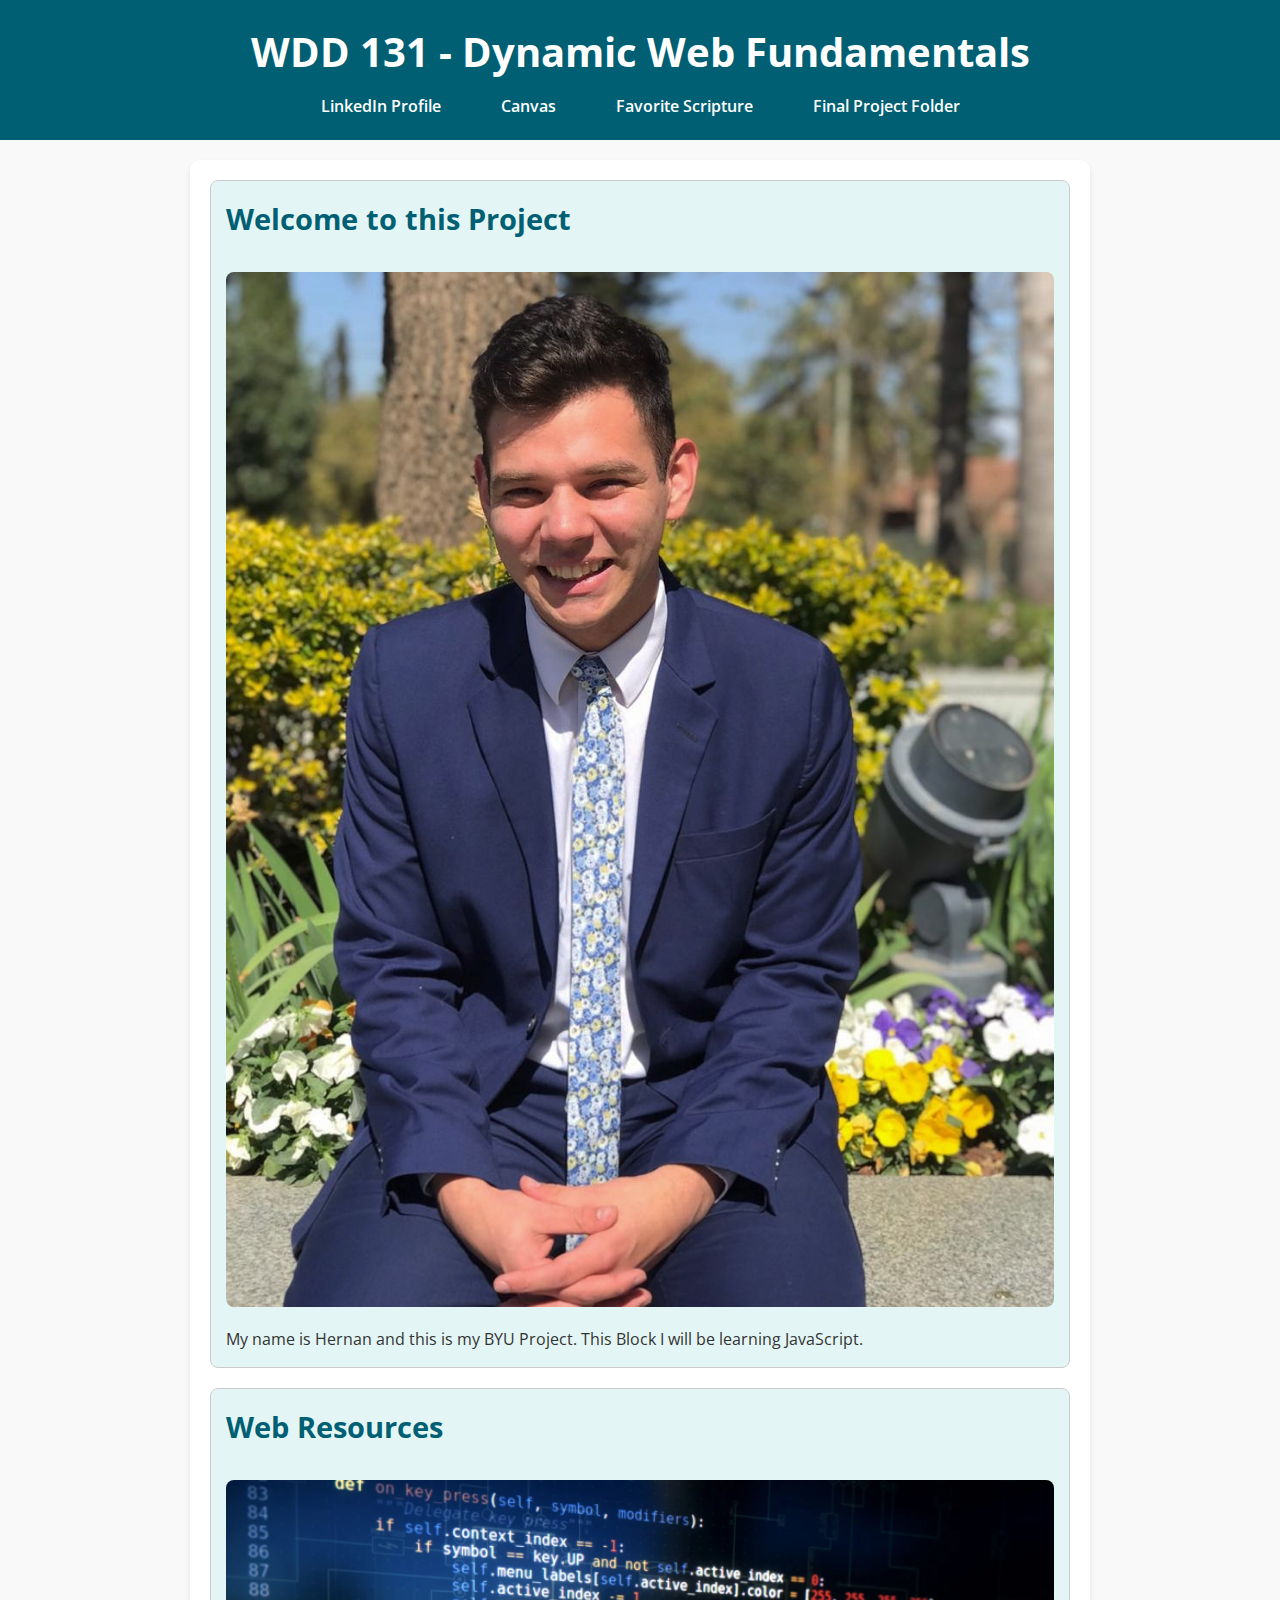
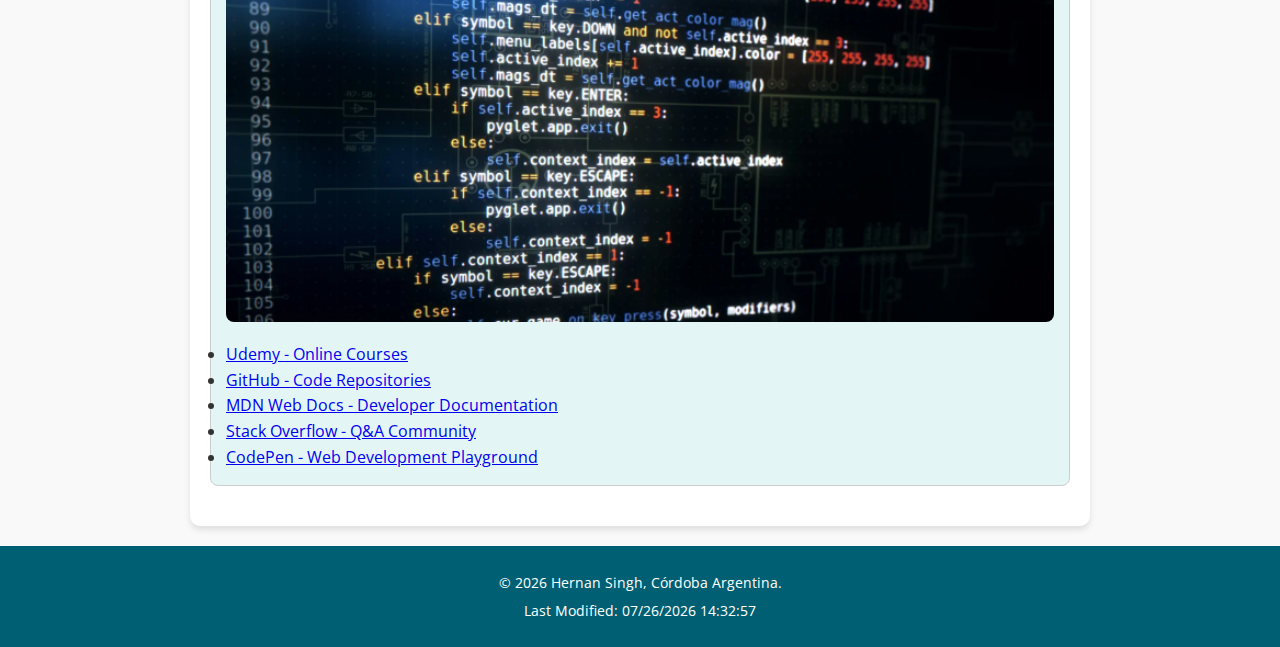
<file: index.html>
<!DOCTYPE html>
<html lang="en">

<head>
    <meta charset="UTF-8">
    <meta name="viewport" content="width=device-width, initial-scale=1.0">
    <meta name="description" content="WDD 131 - Dynamic Web Fundamentals - Hernan Singh. A guide to dynamic web development and fundamental practices.">
    <meta name="author" content="Hernan Singh">
    <title>WDD 131 - Dynamic Web Fundamentals - Hernan Singh</title>
    <link rel="stylesheet" href="styles/base.css">
    <script src="scripts/getdates.js" defer></script>
</head>

<body>
    <header>
        <h1>WDD 131 - Dynamic Web Fundamentals</h1>
        <nav>
            <ul>
                <li><a href="https://www.linkedin.com/hernan-singh" target="_blank" rel="noopener noreferrer">LinkedIn Profile</a></li>
                <li><a href="https://byupw.instructure.com/" target="_blank" rel="noopener noreferrer">Canvas</a></li>
                <li><a href="https://www.churchofjesuschrist.org/study/scriptures/bofm/2-ne/4?lang=eng&id=p27-p35#p27" target="_blank" rel="noopener noreferrer">Favorite Scripture</a></li>
                <li><a href="#" target="_blank" rel="noopener noreferrer">Final Project Folder</a></li>
            </ul>
        </nav>
    </header>

    <main>
        <section class="card">
            <h2>Welcome to this Project</h2>
            <img src="images/hernan.jpg" alt="Hernan Picture">
            <p>My name is Hernan and this is my BYU Project. This Block I will be learning JavaScript.</p>
        </section>

        <section class="card">
            <h2>Web Resources</h2>
            <img src="images/programming.png" alt="Programming">
            <ul>
                <li><a href="https://www.udemy.com/" target="_blank">Udemy - Online Courses</a></li>
                <li><a href="https://github.com/" target="_blank">GitHub - Code Repositories</a></li>
                <li><a href="https://developer.mozilla.org/" target="_blank">MDN Web Docs - Developer Documentation</a></li>
                <li><a href="https://stackoverflow.com/" target="_blank">Stack Overflow - Q&A Community</a></li>
                <li><a href="https://codepen.io/" target="_blank">CodePen - Web Development Playground</a></li>
            </ul>
        </section>
    </main>

    <footer>
        <p>
            &copy; <span id="currentyear"></span> Hernan Singh, Córdoba Argentina.
        </p>
        <p id="lastModified"></p>
    </footer>
</body>

</html>
</file>
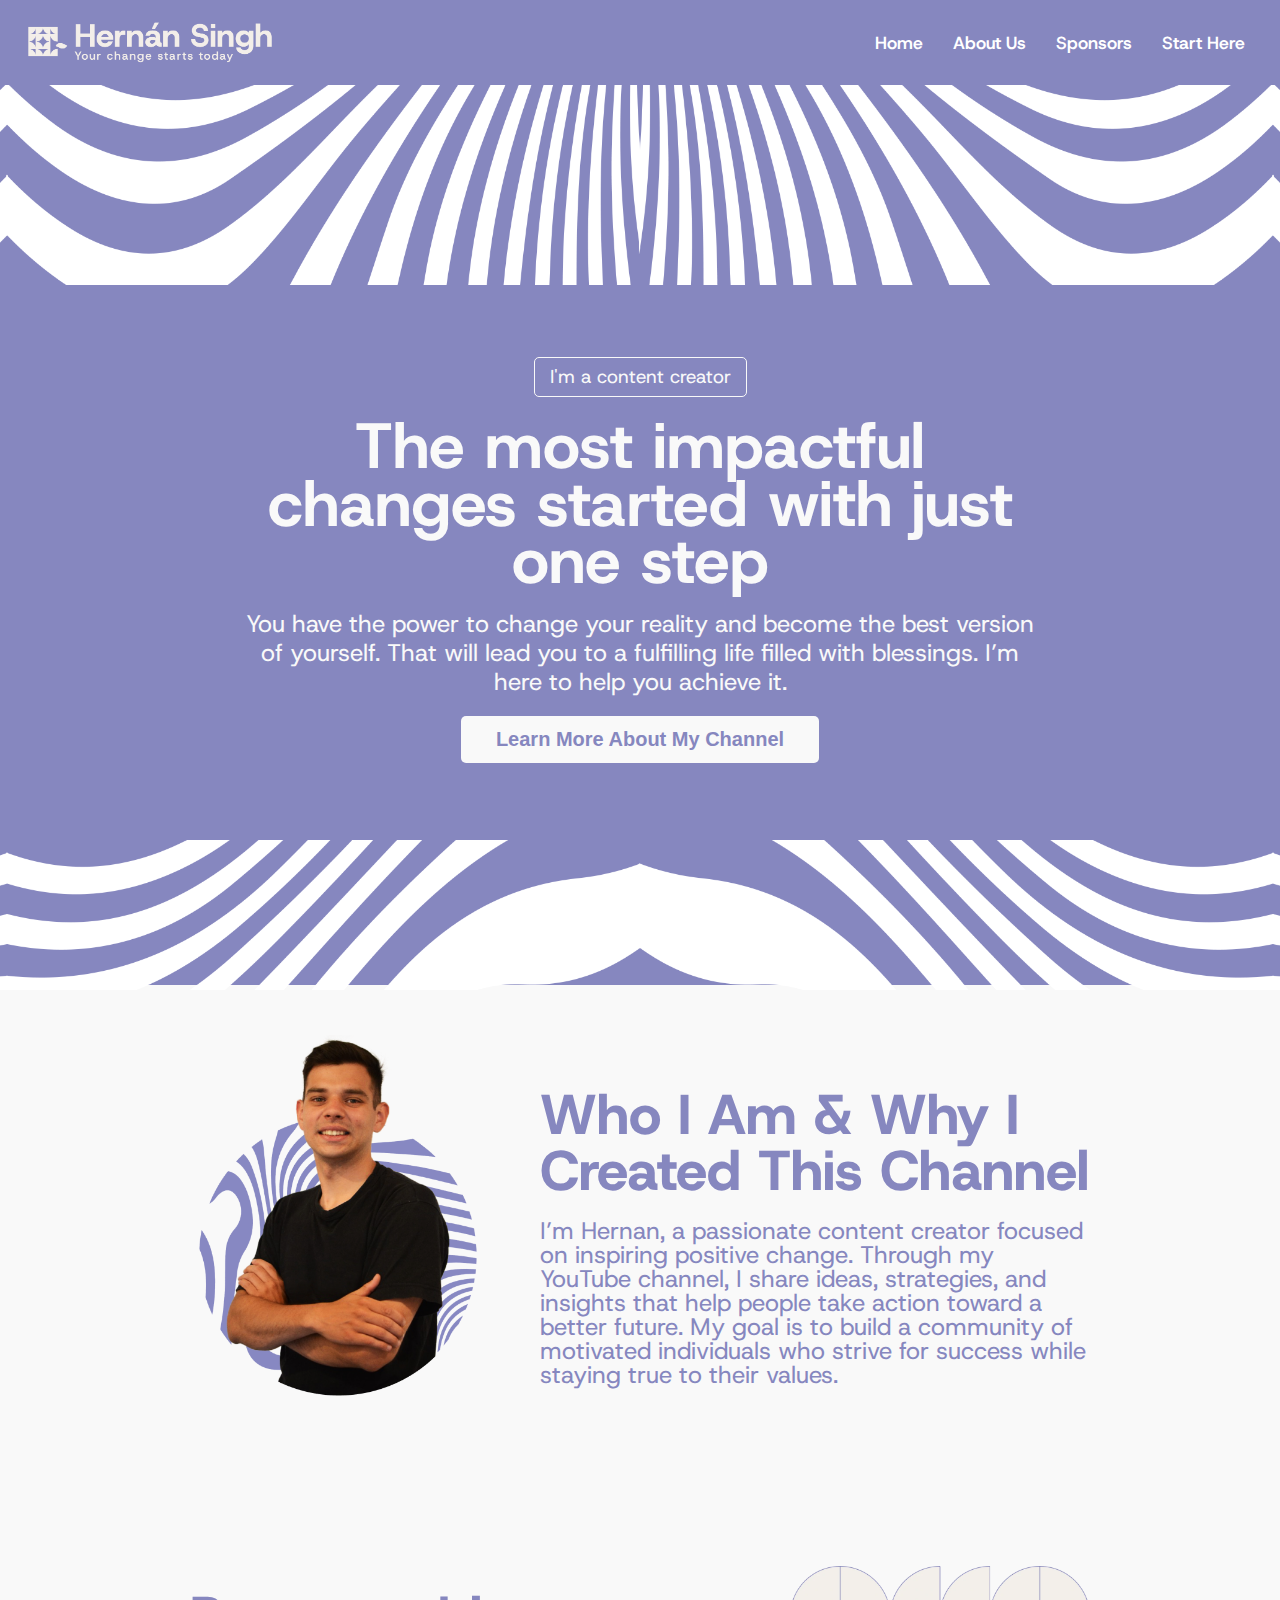
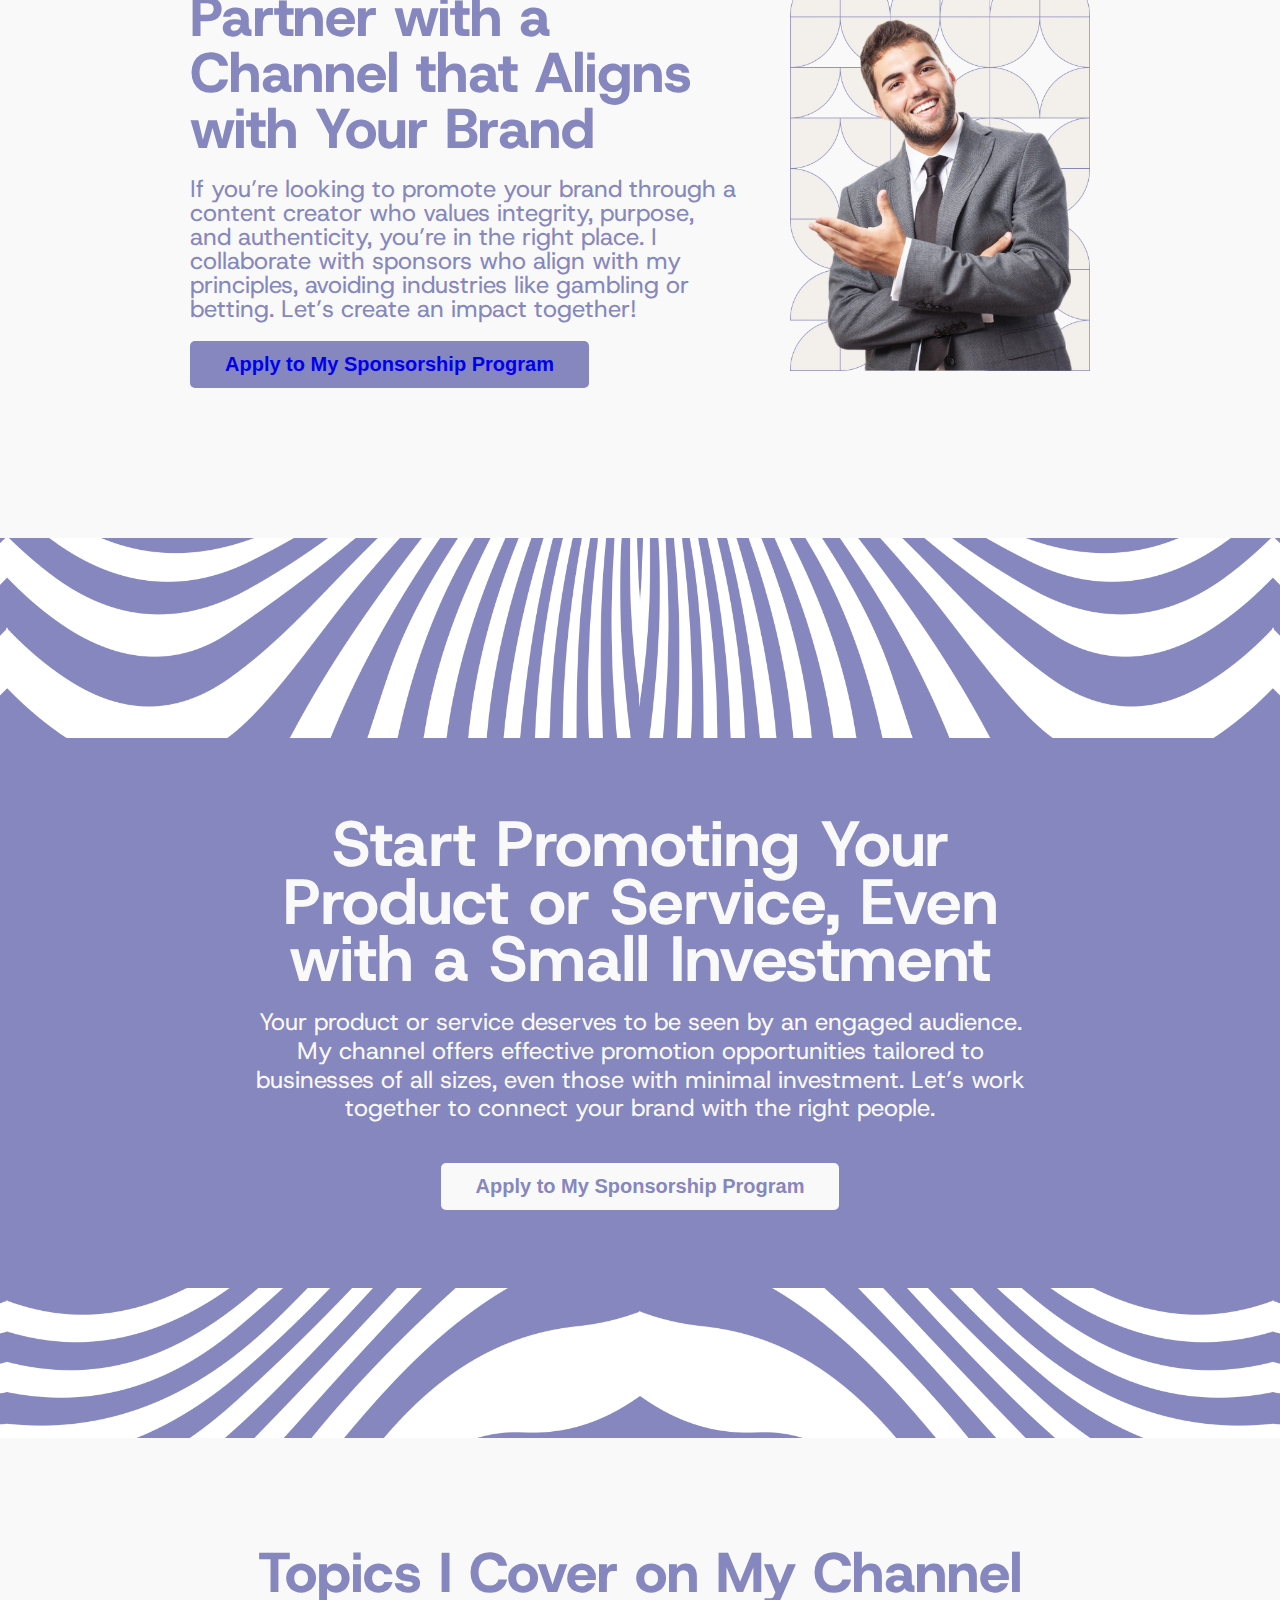
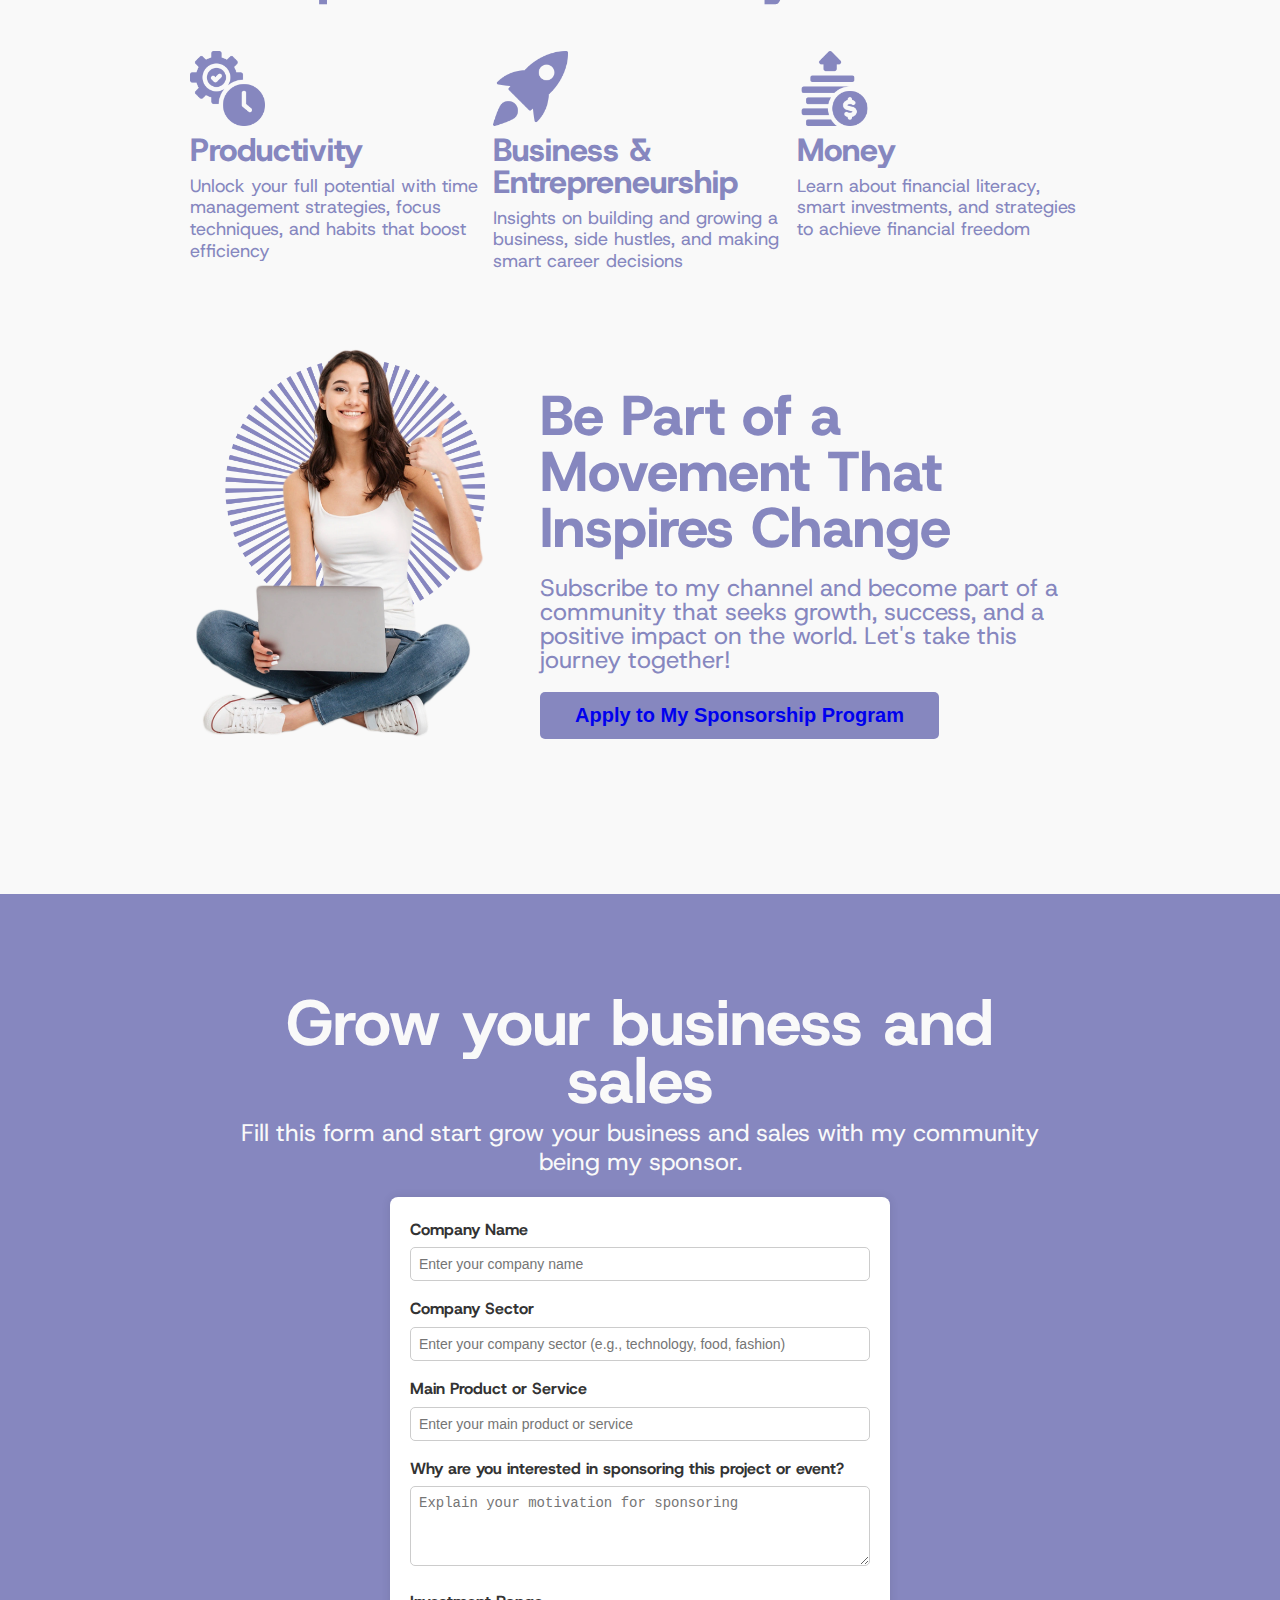
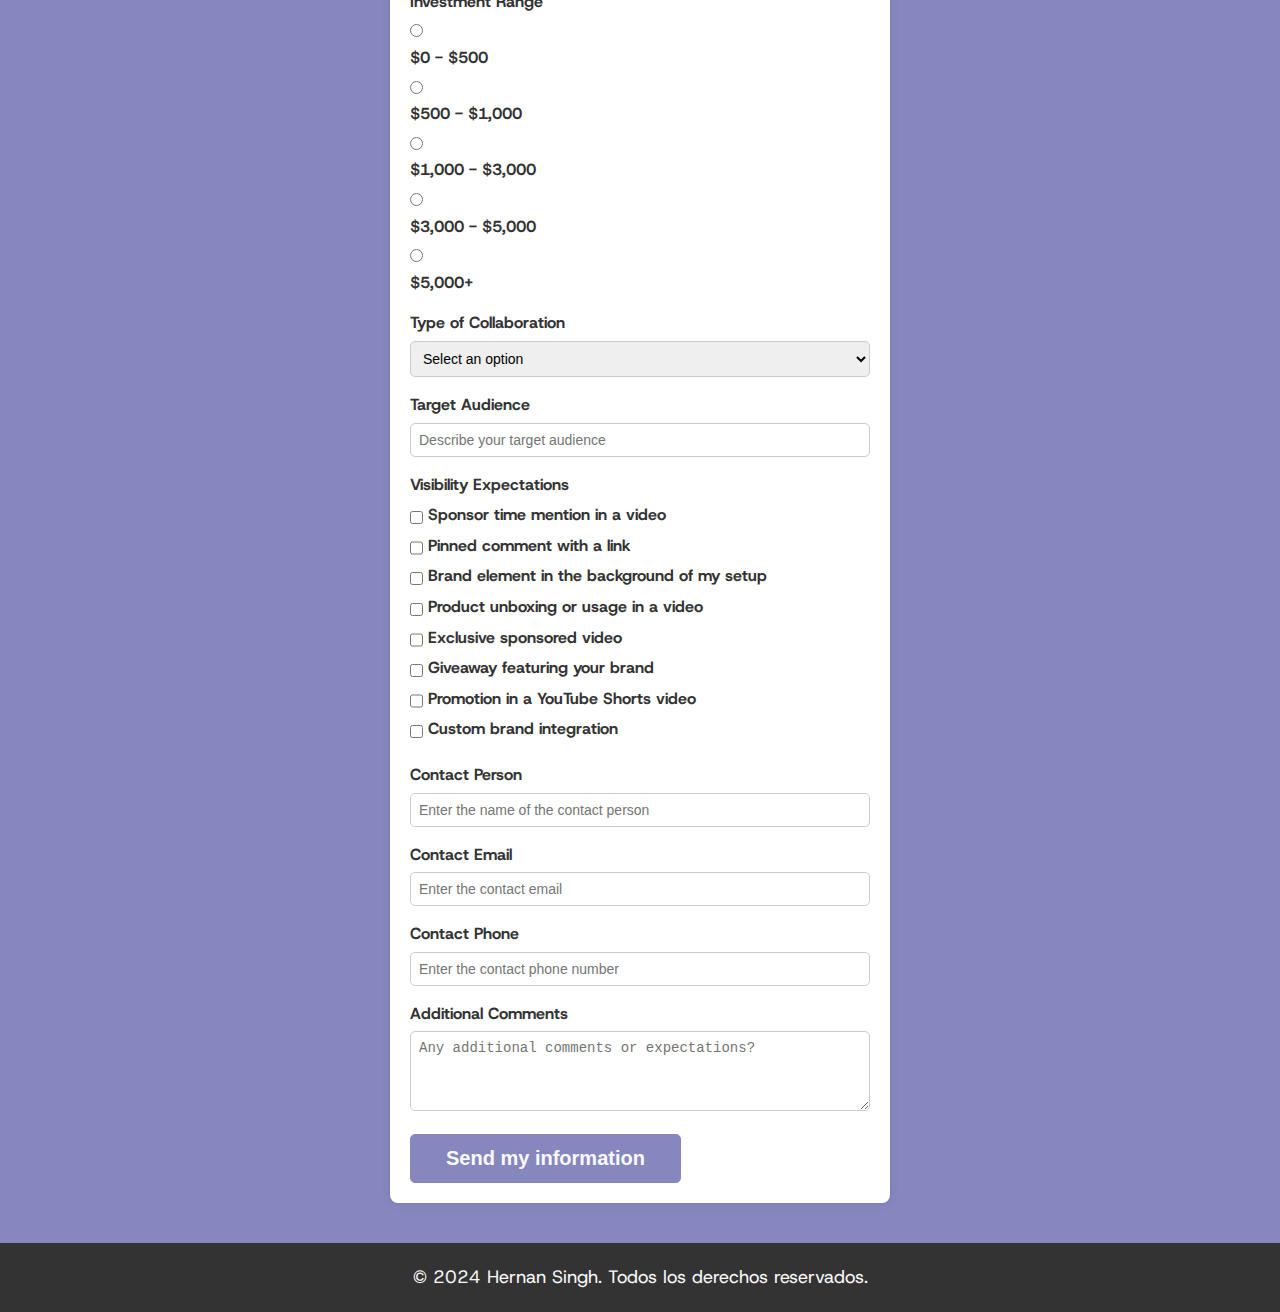
<file: project/index.html>
<!DOCTYPE html>
<html lang="en">
<head>
    <meta charset="UTF-8">
    <meta name="viewport" content="width=device-width, initial-scale=1.0">
    <meta name="description" content="WDD 131 - Dynamic Web Fundamentals - Hernan Singh. A guide to dynamic web development and fundamental practices.">
    <meta name="author" content="Hernan Singh">
    <title>Youtube Channel - Hernan Singh</title>
    <link rel="stylesheet" href="./styles/styles.css">
    <script src="scripts/scripts.js" defer></script>
    <link rel="preconnect" href="https://fonts.googleapis.com">
    <link rel="preconnect" href="https://fonts.gstatic.com" crossorigin>
    <link href="https://fonts.googleapis.com/css2?family=Host+Grotesk:ital,wght@0,300..800;1,300..800&display=swap" rel="stylesheet">
</head>
<body>
    <header>
        <img src="./images/LOGO-PNG.webp" alt="logo" class="logo-img">
        <button id="menu"></button>
        <nav class="navigation">
            <a href="#">Home</a>
            <a href="#about">About Us</a>
            <a href="#info">Sponsors</a>
            <a href="#form">Start Here</a>
        </nav>
    </header>

    <!-- first section -->
    <img class="infinite-form" src="./images/FORMA-RECTANGULAR-INFINITA.webp" alt="">
    <section class="hero">
            <h3 class="subtitle-sections">I'm a content creator</h3>
            <h2 class="h2-section">The most impactful changes started with just one step</h2>
            <p class="p-section">You have the power to change your reality and become the best version of yourself. That will lead you to a fulfilling life filled with blessings. I’m here to help you achieve it.</p>
            <button class="different-button"><a class="text-decoration-none" href="#info">Learn More About My Channel</a></button>
    </section>
    <img class="infinite-form-bottom" src="./images/FORMA-RECTANGULAR-INFINITA.webp" alt="">

    <!-- second section -->
    <section id="about" class="two-columns">
        <img class="image-of-subscriber" src=".//images/MI-PICTURE.webp" alt="Me">
        <div class="content-section-1">
            <h3 class="subtitle-sections-1">About me</h3>
            <h2 class="h2-two-column-1">Who I Am & Why I Created This Channel</h2>
            <p class="p-two-column-1">I’m Hernan, a passionate content creator focused on inspiring positive change. Through my YouTube channel, I share ideas, strategies, and insights that help people take action toward a better future. My goal is to build a community of motivated individuals who strive for success while staying true to their values.</p>
        </div>
    </section>
    <!-- third section -->
    <section id="info" class="two-columns row-inverse space-bottom">
        <img class="image-of-subscriber" src=".//images/SPONSOR WEBP.webp" alt="image of a sponsor of my youtube channel">
        <div class="content-section-1">
            <h3 class="subtitle-sections-1">Become a Sponsor</h3>
            <h2 class="h2-two-column-1">Partner with a Channel that Aligns with Your Brand</h2>
            <p class="p-two-column-1">If you’re looking to promote your brand through a content creator who values integrity, purpose, and authenticity, you’re in the right place. I collaborate with sponsors who align with my principles, avoiding industries like gambling or betting. Let’s create an impact together!</p>
            <button class="button-light"><a href="#form">Apply to My Sponsorship Program</a></button>
        </div>
    </section>
    <!-- quarter section -->
    <img class="infinite-form" src="./images/FORMA-RECTANGULAR-INFINITA.webp" alt="">
    <section class="hero">
        <h2 class="h2-section">Start Promoting Your Product or Service, Even with a Small Investment</h2>
        <p class="p-section">Your product or service deserves to be seen by an engaged audience. My channel offers effective promotion opportunities tailored to businesses of all sizes, even those with minimal investment. Let’s work together to connect your brand with the right people.</p>
        <button class="button-light different-button"><a class="text-decoration-none" href="#form">Apply to My Sponsorship Program</a></button>
    </section>
    <img class="infinite-form-bottom-quarter" src="./images/FORMA-RECTANGULAR-INFINITA.webp" alt="">

    <!-- fifth section -->
    
    <section id="content">
        <h2 class="h2-two-column-3">Topics I Cover on My Channel</h2>
        <div class="triple-columns">
            <div class="flex-1">
                <img class="icon-size" src="./images/productividad.webp" alt="productivity image">
                <h3 class="h3-column">Productivity</h2>
                <p class="p-two-column-3">Unlock your full potential with time management strategies, focus techniques, and habits that boost efficiency</p>
            </div>
            <div class="flex-1">
                <img class="icon-size" src="./images/cohete.webp" alt="impulse image">
                <h3 class="h3-column">Business & Entrepreneurship</h2>
                <p class="p-two-column-3">Insights on building and growing a business, side hustles, and making smart career decisions</p>
            </div>
            <div class="flex-1">
                <img class="icon-size" src="./images/ganancias.webp" alt="profit image">
                <h3 class="h3-column">Money</h2>
                <p class="p-two-column-3">Learn about financial literacy, smart investments, and strategies to achieve financial freedom</p>
            </div>
        </div>
    </section>

    <!-- sexth section -->
    <section class="two-columns space-bottom">
        <img class="image-of-subscriber" src=".//images/subscribers WEBP.webp" alt="Image of subscribers">
        <div class="content-section-1">
            <h3 class="subtitle-sections-1">Join My Community</h3>
            <h2 class="h2-two-column-1">Be Part of a Movement That Inspires Change</h2>
            <p class="p-two-column-1">Subscribe to my channel and become part of a community that seeks growth, success, and a positive impact on the world. Let's take this journey together!</p>
            <button class="button-light"><a href="#form">Apply to My Sponsorship Program</a></button>
        </div>
    </section>

    <!-- last section -->
    <section id="form" class="form-section space-top">
        <div class="text-form-title">
            <h2 class="h2-section">Grow your business and sales</h2>
            <p class="p-section">Fill this form and start grow your business and sales with my community being my sponsor.</p></div>
            <!-- form -->
        <div class="form-container">
            <form>
                <!-- Información básica de la empresa -->
                <div class="form-group">
                <label for="companyName">Company Name</label>
                <input type="text" id="companyName" name="companyName" placeholder="Enter your company name" required>
                </div>
            
                <div class="form-group">
                <label for="companySector">Company Sector</label>
                <input type="text" id="companySector" name="companySector" placeholder="Enter your company sector (e.g., technology, food, fashion)" required>
                </div>
            
                <div class="form-group">
                <label for="mainProduct">Main Product or Service</label>
                <input type="text" id="mainProduct" name="mainProduct" placeholder="Enter your main product or service" required>
                </div>
            
                <!-- Información sobre el patrocinio -->
                <div class="form-group">
                <label for="sponsorMotivation">Why are you interested in sponsoring this project or event?</label>
                <textarea id="sponsorMotivation" name="sponsorMotivation" placeholder="Explain your motivation for sponsoring" required></textarea>
                </div>
            
                <!-- Información sobre el patrocinio -->  
                <div class="form-group">
                    <label>Investment Range</label>
                    <div>
                        <input type="radio" id="range1" name="investmentRange" value="0-500" required>
                        <label for="range1">$0 - $500</label>
                    </div>
                    <div>
                        <input type="radio" id="range2" name="investmentRange" value="500-1000">
                        <label for="range2">$500 - $1,000</label>
                    </div>
                    <div>
                        <input type="radio" id="range3" name="investmentRange" value="1000-3000">
                        <label for="range3">$1,000 - $3,000</label>
                    </div>
                    <div>
                        <input type="radio" id="range4" name="investmentRange" value="3000-5000">
                        <label for="range4">$3,000 - $5,000</label>
                    </div>
                    <div>
                        <input type="radio" id="range5" name="investmentRange" value="5000+">
                        <label for="range5">$5,000+</label>
                    </div>
                </div>

            
                <div class="form-group">
                <label for="collaborationType">Type of Collaboration</label>
                <select id="collaborationType" name="collaborationType" required>
                    <option value="" disabled selected>Select an option</option>
                    <option value="monetary">Monetary</option>
                    <option value="product-exchange">Product/Service Exchange</option>
                    <option value="other">Other</option>
                </select>
                </div>
            
                <!-- Información sobre la audiencia y visibilidad -->
                <div class="form-group">
                <label for="targetAudience">Target Audience</label>
                <input type="text" id="targetAudience" name="targetAudience" placeholder="Describe your target audience" required>
                </div>
            
                <!-- Visibility Expectations -->
                <div class="form-group">
                    <label>Visibility Expectations</label>
                    <div class="flex-option-checkbox">
                        <input type="checkbox" id="sponsorTime" name="visibilityExpectations" value="sponsorTime">
                        <label for="sponsorTime">Sponsor time mention in a video</label>
                    </div>
                    <div class="flex-option-checkbox">
                        <input type="checkbox" id="pinnedComment" name="visibilityExpectations" value="pinnedComment">
                        <label for="pinnedComment">Pinned comment with a link</label>
                    </div>
                    <div class="flex-option-checkbox">
                        <input type="checkbox" id="backgroundElement" name="visibilityExpectations" value="backgroundElement">
                        <label for="backgroundElement">Brand element in the background of my setup</label>
                    </div>
                    <div class="flex-option-checkbox">
                        <input type="checkbox" id="unboxing" name="visibilityExpectations" value="unboxing">
                        <label for="unboxing">Product unboxing or usage in a video</label>
                    </div>
                    <div class="flex-option-checkbox">
                        <input type="checkbox" id="exclusiveVideo" name="visibilityExpectations" value="exclusiveVideo">
                        <label for="exclusiveVideo">Exclusive sponsored video</label>
                    </div>
                    <div class="flex-option-checkbox">
                        <input type="checkbox" id="giveaway" name="visibilityExpectations" value="giveaway">
                        <label for="giveaway">Giveaway featuring your brand</label>
                    </div>
                    <div class="flex-option-checkbox">
                        <input type="checkbox" id="shortsPromotion" name="visibilityExpectations" value="shortsPromotion">
                        <label for="shortsPromotion">Promotion in a YouTube Shorts video</label>
                    </div>
                    <div class="flex-option-checkbox">
                        <input type="checkbox" id="customIntegration" name="visibilityExpectations" value="customIntegration">
                        <label for="customIntegration">Custom brand integration</label>
                    </div>
                </div>

            
                <!-- Información adicional -->
                <div class="form-group">
                <label for="contactPerson">Contact Person</label>
                <input type="text" id="contactPerson" name="contactPerson" placeholder="Enter the name of the contact person" required>
                </div>
            
                <div class="form-group">
                <label for="contactEmail">Contact Email</label>
                <input type="email" id="contactEmail" name="contactEmail" placeholder="Enter the contact email" required>
                </div>
            
                <div class="form-group">
                <label for="contactPhone">Contact Phone</label>
                <input type="tel" id="contactPhone" name="contactPhone" placeholder="Enter the contact phone number">
                </div>
            
                <div class="form-group">
                <label for="additionalComments">Additional Comments</label>
                <textarea id="additionalComments" name="additionalComments" placeholder="Any additional comments or expectations?"></textarea>
                </div>
            
                <!-- Botón de envío -->
                <button class="submit-button" type="submit">Send my information</button>
            </form>
        </div>
    </section>

    <footer>
        <p>© 2024 Hernan Singh. Todos los derechos reservados.</p>
    </footer>
</body>
</html>
</file>
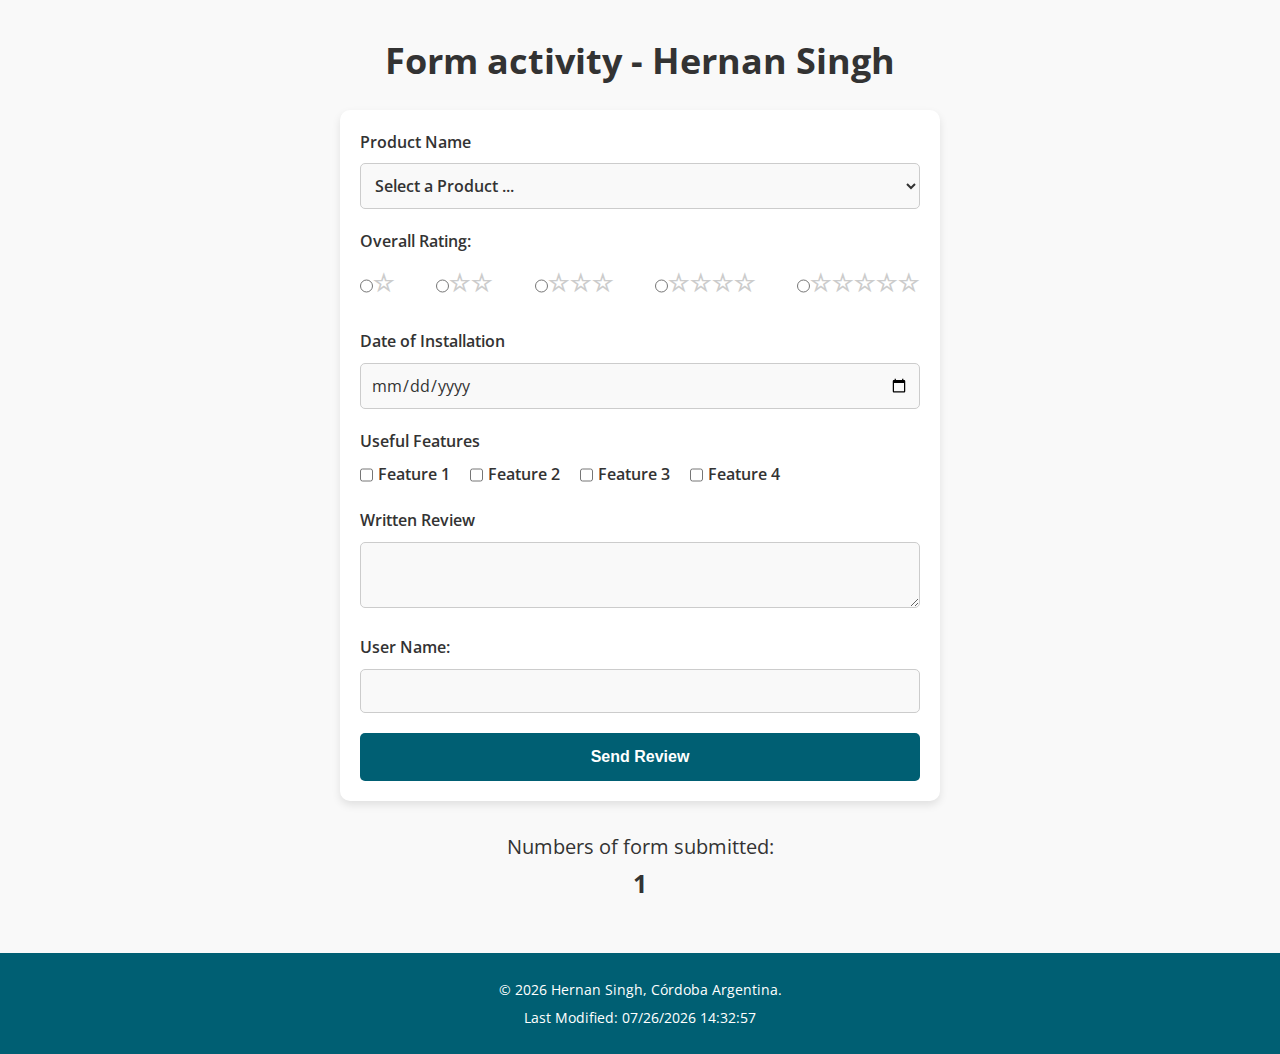
<file: form.html>
<!DOCTYPE html>
<html lang="en">
<head>
    <meta charset="UTF-8">
    <meta name="viewport" content="width=device-width, initial-scale=1.0">
    <meta name="description" content="WDD 131 - Dynamic Web Fundamentals - Hernan Singh. A guide to dynamic web development and fundamental practices.">
    <meta name="author" content="Hernan Singh">
    <title>Form activity - Hernan Singh</title>
    <link rel="stylesheet" href="styles/form.css">
    <script src="scripts/form.js" defer></script>
    <link rel="preconnect" href="https://fonts.googleapis.com">
    <link rel="preconnect" href="https://fonts.gstatic.com" crossorigin>
    <link href="https://fonts.googleapis.com/css2?family=Open+Sans:wght@400;600&family=Lobster&display=swap" rel="stylesheet">
</head>
<body>
    <h1>Form activity - Hernan Singh</h1>
    <form action="review.html" method="get" id="reviewForm">
        <label for="productSelect">Product Name</label>
        <select id="productSelect" name="product" required>
        <option value="" disabled selected>Select a Product ...</option>
        </select>
        
        <label>Overall Rating:</label>
        <div class="rating-container">

            <div class="rating-element">
                <input type="radio" id="rating1" name="rating" value="1" required>
                <label for="rating1">☆</label>
            </div>

            <div class="rating-element">
                <input type="radio" id="rating2" name="rating" value="2">
                <label for="rating2">☆☆</label>
            </div>

            <div class="rating-element">
                <input type="radio" id="rating3" name="rating" value="3">
                <label for="rating3">☆☆☆</label>
            </div>

            <div class="rating-element">
                <input type="radio" id="rating4" name="rating" value="4">
                <label for="rating4">☆☆☆☆</label>
            </div>

            <div class="rating-element">
                <input type="radio" id="rating5" name="rating" value="5">
                <label for="rating5">☆☆☆☆☆</label>
            </div>
        </div>

        <label for="installationDate">Date of Installation</label>
        <input type="date" id="installationDate" name="installationDate" required>

        <label>Useful Features</label>
        <div class="checkbox-container">
            <div class="checkbox-individual">
                <input type="checkbox" id="feature1" name="usefulFeatures" value="Feature 1">
                <label for="feature1">Feature 1</label>
            </div>
            <div class="checkbox-individual">
                <input type="checkbox" id="feature2" name="usefulFeatures" value="Feature 2">
                <label for="feature2">Feature 2</label>
            </div>
            <div class="checkbox-individual">
                <input type="checkbox" id="feature3" name="usefulFeatures" value="Feature 3">
                <label for="feature3">Feature 3</label>
            </div>
            <div class="checkbox-individual">
                <input type="checkbox" id="feature4" name="usefulFeatures" value="Feature 4">
                <label for="feature4">Feature 4</label>
            </div>
        </div>

        <label for="review">Written Review</label>
        <textarea id="review" name="review"></textarea>

        <label for="userName">User Name:</label>
        <input type="text" id="userName" name="userName">

        <input type="submit" value="Send Review">
    </form>

    <div class="counter">
        <p>Numbers of form submitted:</p>
        <h2 id="numbers-of-intents"></h2>
    </div>

    <footer>
        <p>
            &copy; <span id="currentyear"></span> Hernan Singh, Córdoba Argentina.
        </p>
        <p id="lastModified"></p>
    </footer>
</body>
</html>
</file>
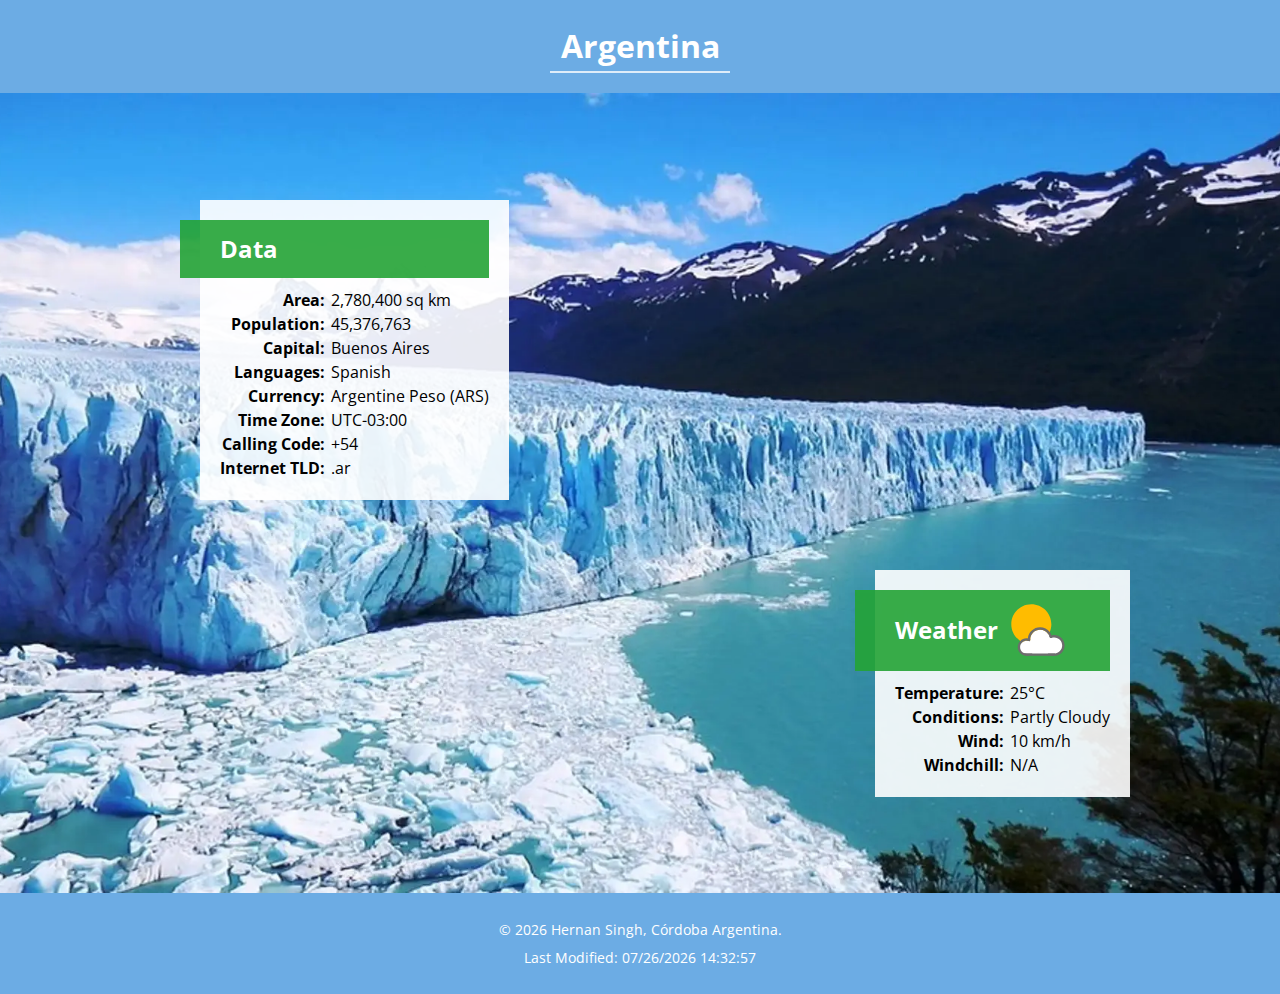
<file: place.html>
<!DOCTYPE html>
<html lang="en">
<head>
    <meta charset="UTF-8">
    <meta name="viewport" content="width=device-width, initial-scale=1.0">
    <meta name="description" content="WDD 131 - Dynamic Web Fundamentals - Hernan Singh. A guide to dynamic web development and fundamental practices.">
    <meta name="author" content="Hernan Singh">
    <title>place activity - hernan singh</title>
    <link rel="stylesheet" href="styles/place.css">
    <script src="scripts/place.js" defer></script>
</head>
<body>
    <header>
        <h1>Argentina</h1>
    </header>

    <main>
        <div class="hero">
            <picture>
                <source srcset="images/glaciar-argentina.webp" media="(min-width: 1000px)">
                <source srcset="images/glaciar.webp" media="(min-width: 500px)">
                <img src="images/glaciar.webp" alt="Argentina">
            </picture>
        </div>
        <div class="data">
            <section class="data-head">
                <h2>Data</h2> 
                <!-- Data details -->
            </section>
            <div class="weather-list">
                <div class="first">
                    <p>Area: </p>
                    <p>Population: </p>
                    <p>Capital: </p>
                    <p>Languages: </p>
                    <p>Currency: </p>
                    <p>Time Zone: </p>
                    <p>Calling Code: </p>
                    <p>Internet TLD: </p>
                </div>
                <div class="second">
                    <p>2,780,400 sq km</p>
                    <p>45,376,763</p>
                    <p>Buenos Aires</p>
                    <p>Spanish</p>
                    <p>Argentine Peso (ARS)</p>
                    <p>UTC-03:00</p>
                    <p>+54</p>
                    <p>.ar</p>
                </div>
            </div>
        </div>
    
        <!-- Weather Section -->
        <div class="weather">
            <section class="weather-head">
                <h2>Weather</h2> 
                <span><img src="images/weather.svg" alt="Weather Icon"></span>
            </section>
            <div class="weather-list">
                <div class="first">
                    <p>Temperature:</p>
                    <p>Conditions:</p>
                    <p>Wind:</p>
                    <p>Windchill:</p>
                </div>
                <div class="second">
                    <p>25°C</p>
                    <p>Partly Cloudy</p>
                    <p>10 km/h</p>
                    <p id="windchill"></p>
                </div>
            </div>
        </div>
    </main>    

    <footer>
        <p>&copy; <span id="currentyear"></span> Hernan Singh, Córdoba Argentina.</p>
        <p id="lastModified"></p>
    </footer>
</body>
</html>
</file>
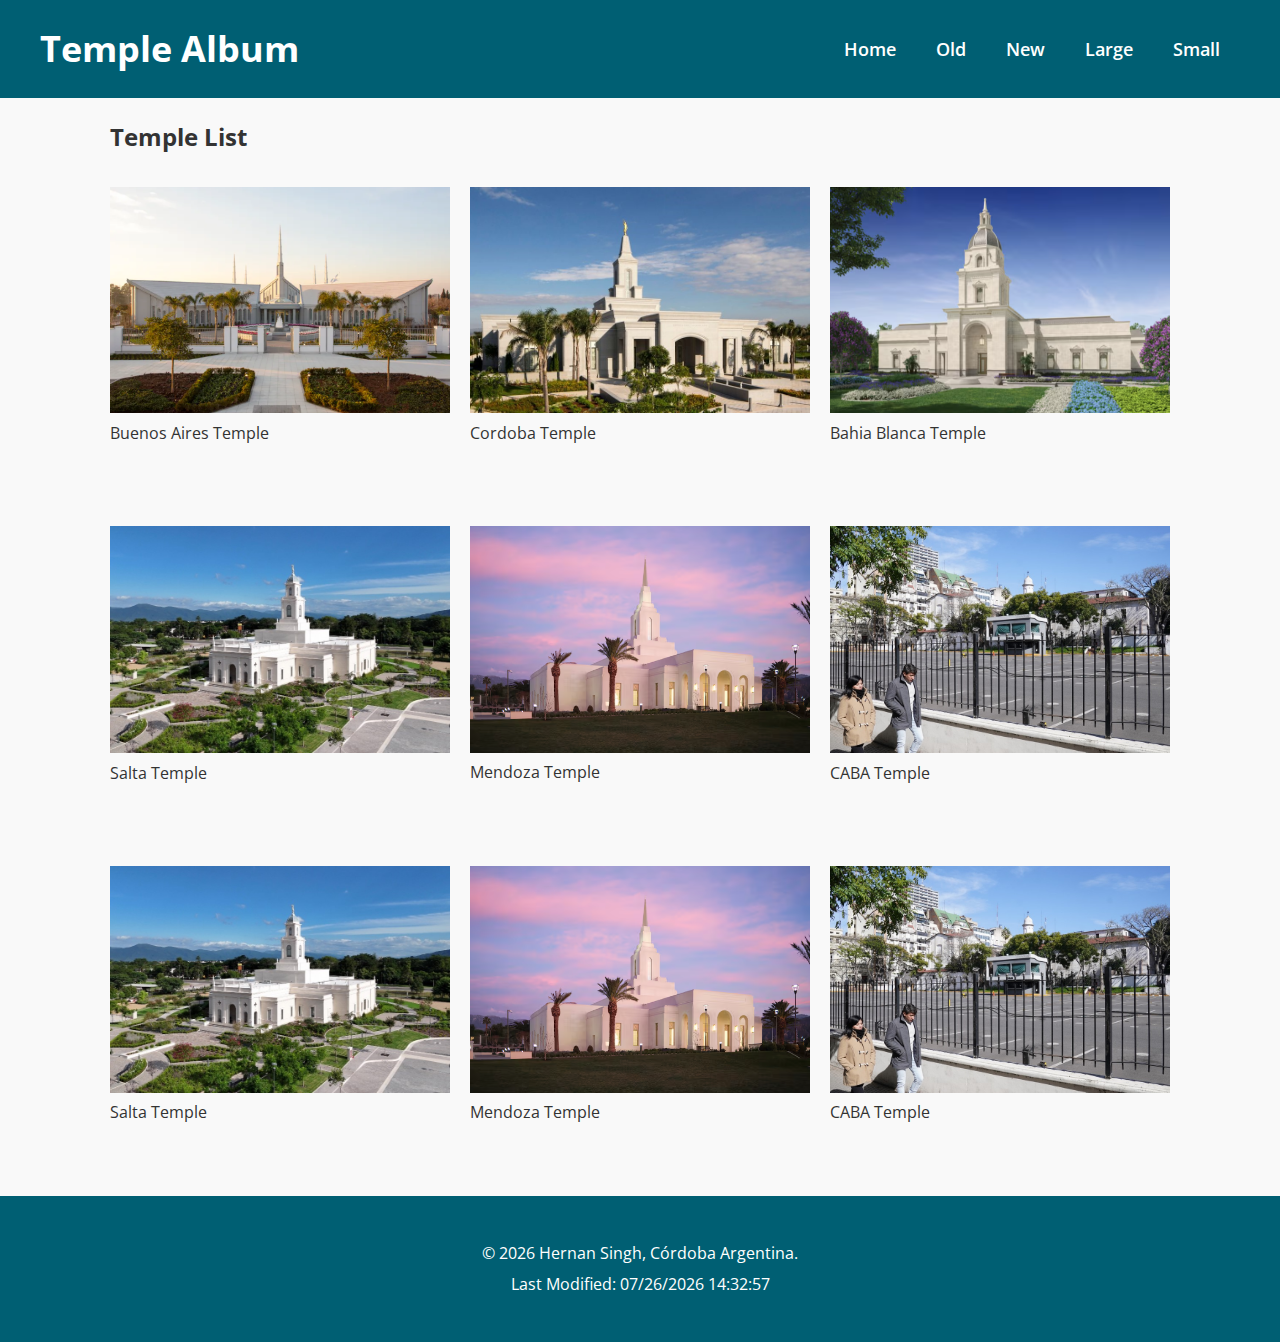
<file: temples.html>
<!DOCTYPE html>
<html lang="en">
<head>
    <meta charset="UTF-8">
    <meta name="viewport" content="width=device-width, initial-scale=1.0">
    <meta name="description" content="WDD 131 - Dynamic Web Fundamentals - Hernan Singh. A guide to dynamic web development and fundamental practices.">
    <meta name="author" content="Hernan Singh">
    <title>temple activity - hernan singh</title>
    <link rel="stylesheet" href="styles/temples.css">
    <link rel="stylesheet" href="styles/temples-large.css">
    <script src="scripts/temples.js" defer></script>
</head>
<body>
    <header>
        <h1>Temple Album</h1>
        <button id="menu"></button>
        <nav class="navigation">
            <a href="#" target="_blank">Home</a>
            <a href="#" target="_blank">Old</a>
            <a href="#" target="_blank">New</a>
            <a href="#" target="_blank">Large</a>
            <a href="#" target="_blank">Small</a>
        </nav>
    </header>

    <main>
        <h2>Temple List</h2>
        <div class="temple-grid">
            <figure class="figure">
                <img src="images/temples/templo-buenos-aires.png" alt="Temple Buenos Aires" class="img">
                <figcaption>Buenos Aires Temple</figcaption>
            </figure>
            <figure class="figure">
                <img src="images/temples/cordoba-templo.jpeg" alt="Temple Cordoba" class="img">
                <figcaption>Cordoba Temple</figcaption>
            </figure>
            <figure class="figure">
                <img src="images/temples/templo-bahia-blanca.png" alt="Temple Bahia Blanca" class="img">
                <figcaption>Bahia Blanca Temple</figcaption>
            </figure>
            <figure class="figure">
                <img src="images/temples/salta-templo.jpg" alt="Temple Salta" class="img">
                <figcaption>Salta Temple</figcaption>
            </figure>
            <figure class="figure">
                <img src="images/temples/templo-mendoza.png" alt="Temple Mendoza" class="img">
                <figcaption>Mendoza Temple</figcaption>
            </figure>
            <figure class="figure">
                <img src="images/temples/caba-templo.jpg" alt="Temple CABA" class="img">
                <figcaption>CABA Temple</figcaption>
            </figure>
            <figure class="figure">
                <img src="images/temples/salta-templo.jpg" alt="Temple Salta" class="img">
                <figcaption>Salta Temple</figcaption>
            </figure>
            <figure class="figure">
                <img src="images/temples/templo-mendoza.png" alt="Temple Mendoza" class="img">
                <figcaption>Mendoza Temple</figcaption>
            </figure>
            <figure class="figure">
                <img src="images/temples/caba-templo.jpg" alt="Temple CABA" class="img">
                <figcaption>CABA Temple</figcaption>
            </figure>
        </div>
    </main>
    
    

    <footer>
        <p>&copy; <span id="currentyear"></span> Hernan Singh, Córdoba Argentina.</p>
        <p id="lastModified"></p>
    </footer>
</body>
</html>
</file>
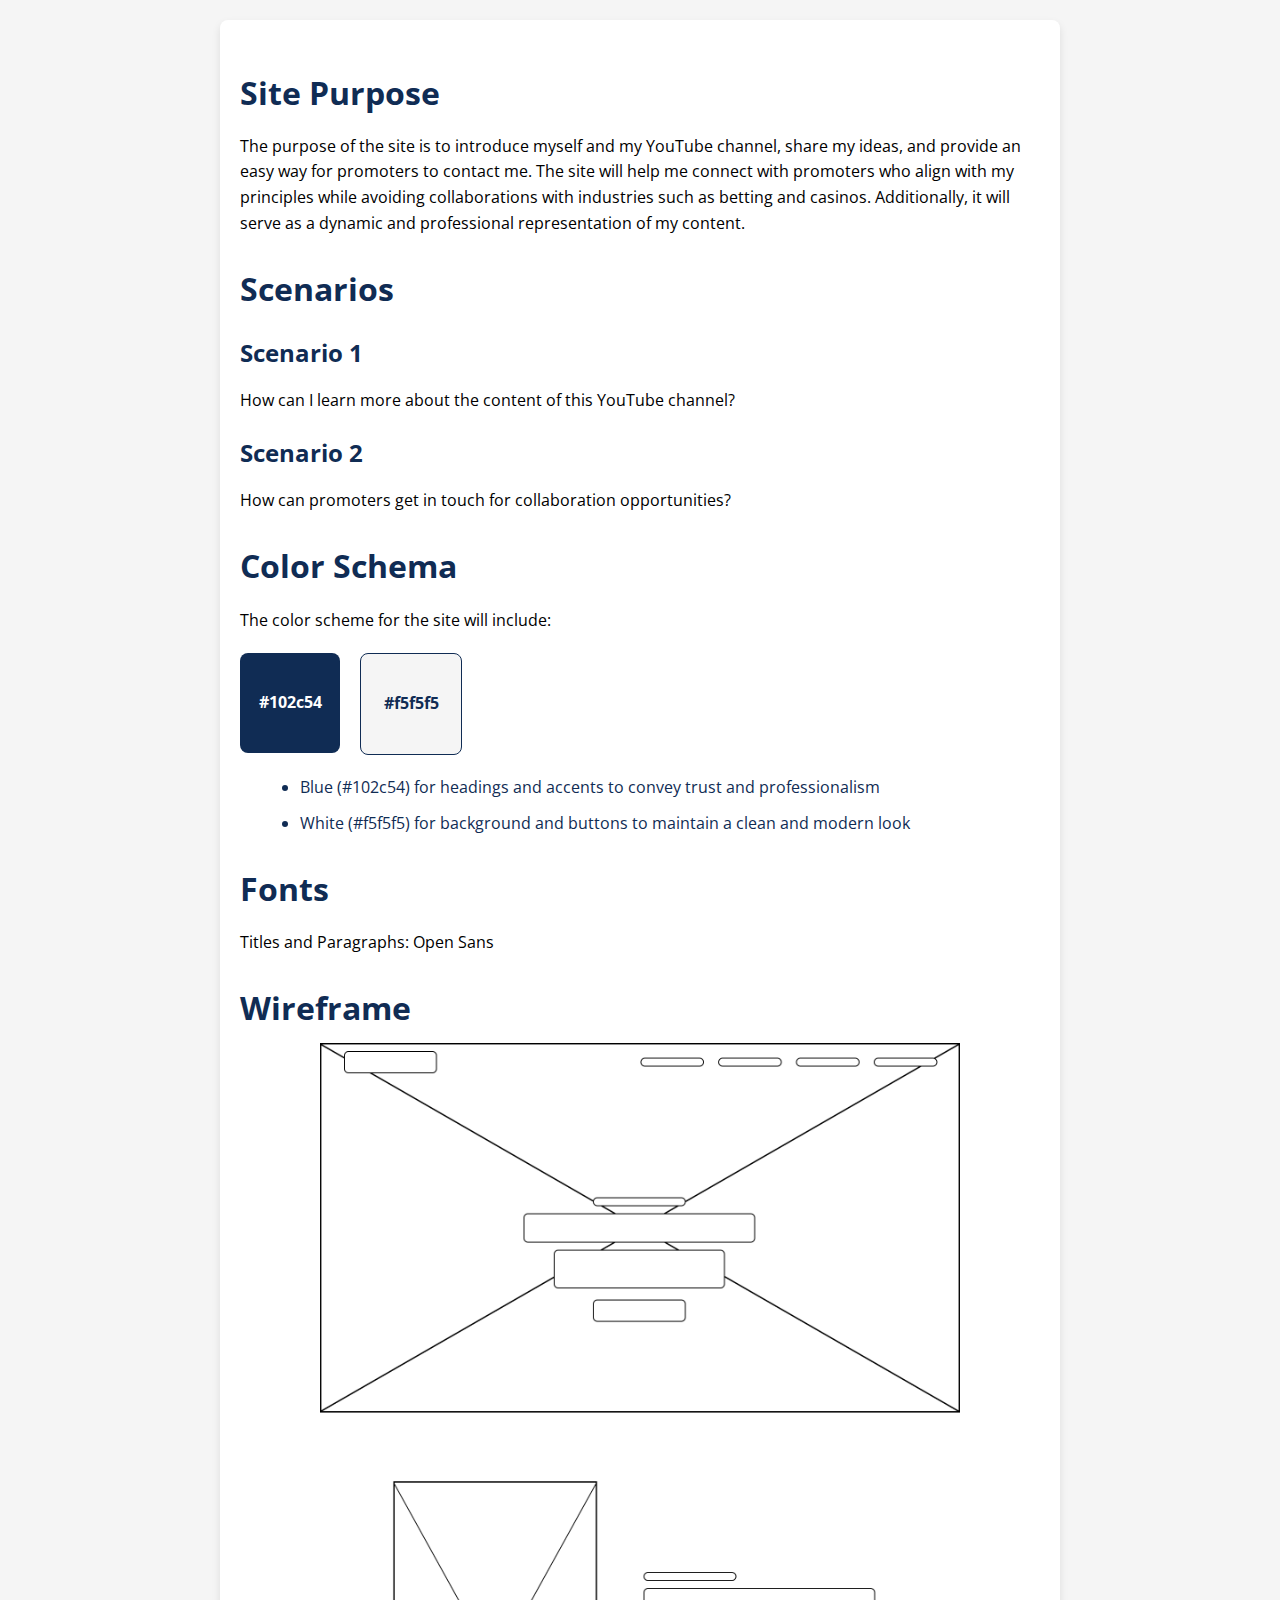
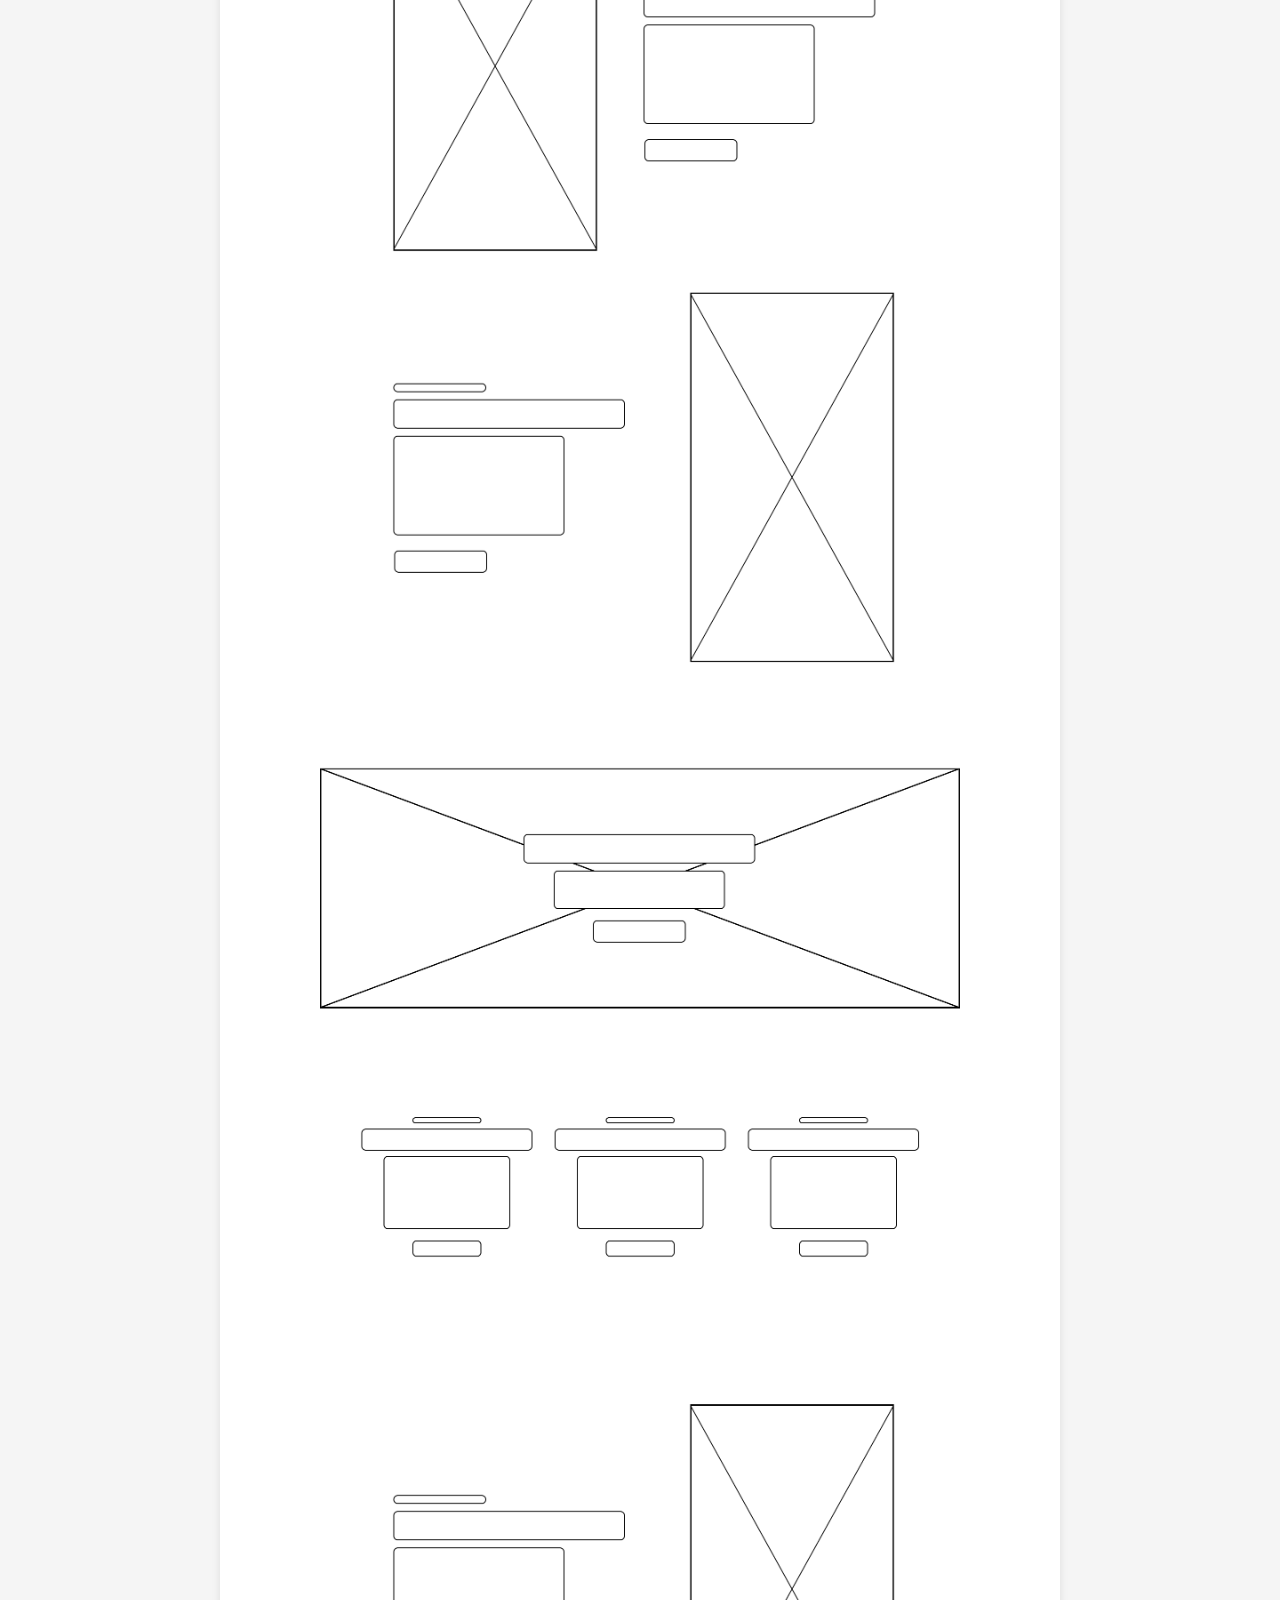
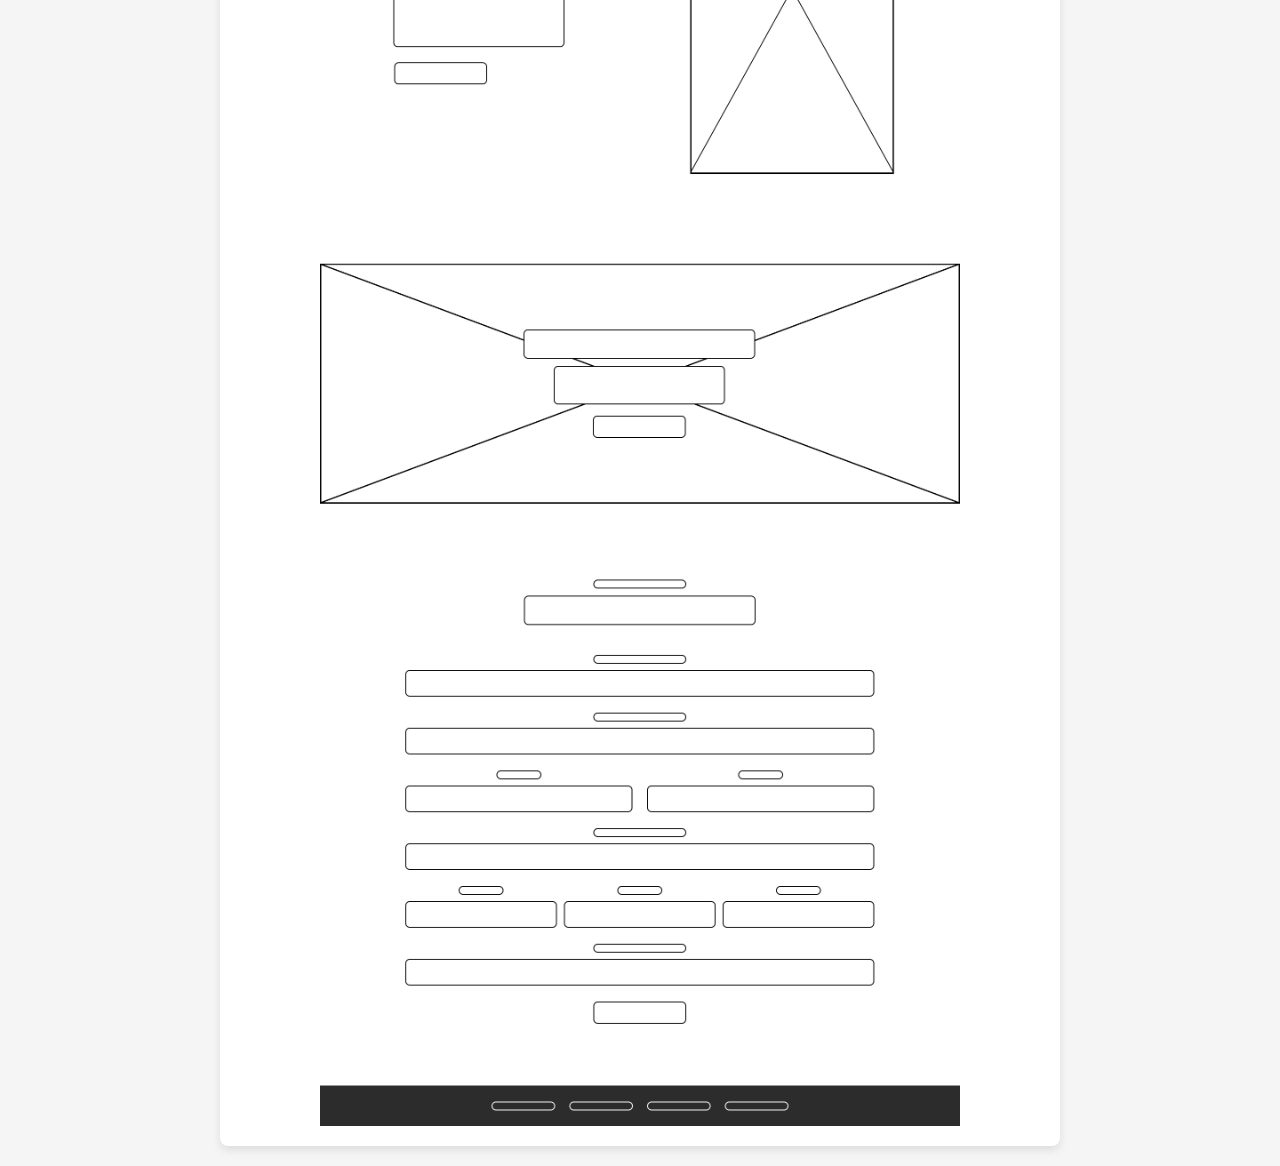
<file: project/siteplan.html>
<!DOCTYPE html>
<html lang="es">
<head>
    <meta charset="UTF-8">
    <meta name="viewport" content="width=device-width, initial-scale=1.0">
    <title>Site Plan</title>
    <link href="https://fonts.googleapis.com/css2?family=Open+Sans:wght@400;700&display=swap" rel="stylesheet">
    <style>
        body {
            font-family: 'Open Sans', sans-serif;
            background-color: #f5f5f5;
            color: #102c54;
            margin: 0;
            padding: 20px;
            line-height: 1.6;
        }

        h2 {
            color: #102c54;
            font-size: 2em;
            margin-bottom: 10px;
        }

        h3 {
            color: #102c54;
            font-size: 1.5em;
            margin-top: 20px;
            margin-bottom: 10px;
        }

        p {
            font-size: 1em;
            margin-bottom: 20px;
            color: #000;
        }

        ul {
            list-style-type: disc;
            margin-left: 20px;
            margin-bottom: 20px;
        }

        li {
            margin-bottom: 10px;
        }

        .container {
            max-width: 800px;
            margin: 0 auto;
            padding: 20px;
            background-color: white;
            border-radius: 8px;
            box-shadow: 0 4px 8px rgba(0, 0, 0, 0.1);
        }

        .color-schema {
            display: flex;
            gap: 20px;
            margin-bottom: 20px;
        }

        .color-box {
            width: 100px;
            height: 100px;
            border-radius: 8px;
            display: flex;
            align-items: center;
            justify-content: center;
            color: white;
            font-weight: bold;
        }

        .color-box.blue {
            background-color: #102c54;
        }

        .color-box.white {
            background-color: #f5f5f5;
            color: #102c54;
            border: 1px solid #102c54;
        }

        .container-img{
            width: 100%;
            display: flex;
            justify-content: center;
        }

        img{
            max-width: 80%;
            object-fit: cover;
        }
    </style>
</head>
<body>
    <div class="container">
        <h2>Site Purpose</h2>
        <p>The purpose of the site is to introduce myself and my YouTube channel, share my ideas, and provide an easy way for promoters to contact me. The site will help me connect with promoters who align with my principles while avoiding collaborations with industries such as betting and casinos. Additionally, it will serve as a dynamic and professional representation of my content.</p>

        <h2>Scenarios</h2>
        <h3>Scenario 1</h3>
        <p>How can I learn more about the content of this YouTube channel?</p>

        <h3>Scenario 2</h3>
        <p>How can promoters get in touch for collaboration opportunities?</p>

        <h2>Color Schema</h2>
        <p>The color scheme for the site will include:</p>
        <div class="color-schema">
            <div class="color-box blue">#102c54</div>
            <div class="color-box white">#f5f5f5</div>
        </div>
        <ul>
            <li>Blue (#102c54) for headings and accents to convey trust and professionalism</li>
            <li>White (#f5f5f5) for background and buttons to maintain a clean and modern look</li>
        </ul>

        <h2>Fonts</h2>
        <p>Titles and Paragraphs: Open Sans</p>

        <h2>Wireframe</h2>
        <div class="container-img">
            <img src="../images/Wireframe.jpg" alt="Wireframe">
        </div>
    </div>
</body>
</html>
</file>
<file: project/styles/styles.css>
:root {
    --primary-color: #8687bf;
    --secondary-color: #f9f9f9;
    --text-color: #333333;
    --header-text-color: #ffffff;
    --font-family: 'Host Grotesk', sans-serif;
    --heading-font-family: 'Host Grotesk', cursive;
    --line-height: 1.6;
    --header-font-size: 36px;
}

* {
    margin: 0;
    padding: 0;
    box-sizing: border-box;
}

html {
    scroll-behavior: smooth;
}

a{
    text-decoration: none;
}

body {
    font-family: var(--heading-font-family);
    line-height: 1.6;
    background-color: #f9f9f9;
    color: #333;
}

header {
    display: flex;
    align-items: center;
    flex-direction: column;
    justify-content: space-between;
    background-color: var(--primary-color);
    color: #fff;
    margin: 0;
}

.logo-img{
    width: 350px;
    position: absolute;
    top: -3px;
    left: -10px;
}

nav{
    display: flex;
    flex-direction: column;
    width: 100%;
    background-color: #2d2d2d;
    justify-content: flex-end;
    position: absolute;
    z-index: 1000;
    top: 80px;
}

nav {
    display: none;
}

nav.open {
    display: flex;
    justify-content: flex-end;
}

nav a{
    text-decoration: none;
    color: #fff;
    font-weight: 600;
    padding: 15px 15px;
    font-size: 1.1rem;
    transition: background-color 0.3s ease, color 0.3s ease;
    text-align: center;
}

nav a:hover {
    background-color: #fff;
    color: #000;
}

#menu{
    width: 100%;
    background: none;
    border: none;
    cursor: pointer;
    padding: 60px 20px 20px 20px;
    text-align: right;
}

.hide {
	display: none;
}

#menu::before {
    content: "";
    background-image: url('../images/lista.webp');
    background-size: cover;
    background-position: center;
    width: 30px;
    height: 30px;
    display: inline-block;
    position: absolute;
    top: 25px;
    right: 30px;

}

#menu.open::before {
    content: "";
    background-image: url('../images/cancelar.webp');
    background-size: cover;
    background-position: center;
    width: 30px;
    height: 30px;
    display: inline-block;
    position: absolute;
    top: 25px;
    right: 30px;
}

/* Content */

/* Hero */

.infinite-form{
    position: absolute;
    width: 100%;
    height: 200px;
    object-fit: cover;
    object-position: top left;
}

.infinite-form-bottom{
    position: absolute;
    width: 100%;
    height: 100px;
    object-fit: cover;
    object-position: bottom right;
    top: 880px;
}

.infinite-form-bottom-quarter{
    position: relative;
    width: 100%;
    height: 150px;
    object-fit: cover;
    object-position: bottom left;
    bottom: 150px;
    margin-bottom: -50px;
}

.hero{
    background-color: var(--primary-color);
    height: 900px;
    display: flex;
    justify-content: center;
    align-items: center;
    flex-direction: column;
    gap: 20px;
    padding: 50px 0 0 0;
}

.subtitle-sections{
    border: var(--secondary-color) 1px solid;
    padding: 4px 15px;
    border-radius: 5px;
    color: var(--secondary-color);
    font-weight: 400;
}

.h2-section{
    font-size: 48px;
    color: var(--secondary-color);
    line-height: .9;
    text-align: center;
}

p{
    font-size: 18px;
    color: var(--secondary-color);
    text-align: center;
}

button{
    padding: 12px 35px;
    border-radius: 5px;
    background-color: var(--secondary-color);
    font-size: 20px;
    font-weight: 700;
    color: var(--primary-color);
    border: none;
    cursor: pointer;
    transition: ease .3s;
}

button:hover{
    background-color: var(--primary-color);
    color: var(--secondary-color);
    border: var(--secondary-color) 1px solid;
}

/* two columns sections */

.two-columns{
    display: flex;
    flex-direction: column;
    justify-content: space-between;
    align-items: center;
    padding: 100px 20px;
}

.subtitle-sections-1{
    border: var(--secondary-color) 1px solid;
    padding: 4px 15px;
    border-radius: 5px;
    color: var(--secondary-color);
    font-weight: 400;
    text-align: left;
}

.h2-two-column-1{
    font-size: 56px;
    color: var(--primary-color);
    line-height: 1;
    text-align: left;
    font-weight: 900;
}

.p-two-column-1{
    font-size: 24px;
    color: var(--primary-color);
    text-align: left;
    line-height: 1;
    margin-top: 20px;
}

.button-light{
    padding: 12px 35px;
    border-radius: 5px;
    background-color: var(--primary-color);
    font-size: 20px;
    font-weight: 700;
    color: var(--secondary-color);
    border: none;
    cursor: pointer;
    text-align: left;
    transition: ease .3s;
    margin-top: 20px;
}

button:hover{
    background-color: var(--secondary-color);
    color: var(--primary-color);
    border: var(--primary-color) 1px solid;
}

.image-of-subscriber{
    width: 300px;
}

/*triple columns*/

.triple-columns{
    display: flex;
    flex-direction: column;
    gap: 50px;
    padding: 0 20px;
}

.h2-two-column-3{
    font-size: 56px;
    color: var(--primary-color);
    line-height: 1;
    text-align: center;
    font-weight: 900;
    padding-bottom: 30px;
}

.h3-column{
    font-size: 40px;
    color: var(--primary-color);
    line-height: 1;
    text-align: left;
    font-weight: 900;
    margin-bottom: -10px;
}

footer{
    background-color: #333;
    padding: 20px;
}

.icon-size{
    width: 75px;
}

.p-two-column-3{
    font-size: 24px;
    color: var(--primary-color);
    text-align: left;
    line-height: 1;
    margin-top: 20px;
}

/* last section form */
.form-section{
    background-color: var(--primary-color);
    display: flex;
    justify-content: center;
    align-items: center;
    flex-direction: column;
    gap: 20px;
    padding: 40px 20px;
}

.text-form-title{
    display: flex;
    justify-content: center;
    align-items: center;
    flex-direction: column;
    gap: 10px;
}

.form-container {
    background: white;
    padding: 20px;
    border-radius: 8px;
    box-shadow: 0 0 10px rgba(0, 0, 0, 0.1);
    max-width: 500px;
    width: 100%;
}

.form-group {
    margin-bottom: 15px;
}

label {
    font-weight: bold;
    display: block;
    margin-bottom: 5px;
}

input, textarea, select {
    width: 100%;
    padding: 8px;
    border: 1px solid #ccc;
    border-radius: 5px;
    font-size: 14px;
}

textarea {
    resize: vertical;
    min-height: 80px;
}

input[type="radio"], input[type="checkbox"] {
    width: auto;
    margin-right: 5px;
}

.radio-group, .checkbox-group {
    display: flex;
    flex-direction: column;
}

.flex-option-checkbox{
    display: flex;
}

.submit-button{
    padding: 12px 35px;
    border-radius: 5px;
    background-color: var(--primary-color);
    font-size: 20px;
    font-weight: 700;
    color: var(--secondary-color);
    border: none;
    cursor: pointer;
    transition: ease .3s;
    border: var(--primary-color) 1px solid;
}

button:hover{
    background-color: var(--secondary-color);
    color: var(--primary-color);
}

@media (min-width: 768px) {

    header{
        display: flex;
        justify-content: space-between;
        flex-direction: row;
        padding: 5px 20px;
    }

    nav a{
        border-radius: 5px;
    }

    .navigation {
        display: flex;
        flex-direction: row;
        background-color: var(--primary-color);
        width: 100%;
        justify-content: flex-end;
    }

    nav{
        position: relative;
        top: 0;
    }

    #menu {
        display: none;
    }

    .logo-img{
        width: 300px;
        position: relative;
        top: 0;
        left: -20px;
    }

    .infinite-form-bottom{
        height: 150px;
        top: 840px;
    }

    .h2-section{
        width: 800px;
        font-size: 64px;
    }

    .p-section{
        width: 800px;
        font-size: 24px;
        line-height: 1.2;
    }

    .two-columns{
        display: flex;
        justify-content: center;
        align-items: center;
        flex-direction: row;
        padding: 50px;
        gap: 50px;
        max-width: 1000px;
        margin: 0 auto;
    }

    .image-of-subscriber{
        width: 300px;
    }

    .row-inverse{
        flex-direction: row-reverse;
        padding: 100px 50px;
    }

    .triple-columns{
        display: flex;
        flex-direction: row;
        gap: 10px;
        max-width: 1000px;
        padding: 20px 50px;
        margin: 0 auto;
    }

    .flex-1{
        flex: 1;
    }

    .h3-column{
        font-size: 32px;
    }

    .p-two-column-3{
        font-size: 18px;
        line-height: 1.2;
    }

    .space-bottom{
        padding-bottom: 150px;
    }

    .space-top{
        padding-top: 100px;
    }

    .different-button{
        background-color: var(--secondary-color) !important;
        color: var(--primary-color);
    }

    .different-button:hover{
        background-color: var(--primary-color);
        color: var(--secondary-color) !important;
    }

    .text-decoration-none{
        color: var(--primary-color) !important;
        text-decoration: none;
    }

}
</file>
<file: styles/form.css>
:root {
    --primary-color: #005f73;
    --secondary-color: #f9f9f9;
    --accent-color: #0b758a;
    --text-color: #333333;
    --header-text-color: #ffffff;
    --font-family: 'Open Sans', sans-serif;
    --heading-font-family: 'Open Sans', cursive;
    --line-height: 1.6;
    --header-font-size: 36px;
}

* {
    margin: 0;
    padding: 0;
    box-sizing: border-box;
}

h1{
    padding: 2rem 0 0 0 ;
    text-align: center;
    font-family: var(--heading-font-family);
    font-size: var(--header-font-size);
}

body {
    font-family: var(--font-family);
    line-height: var(--line-height);
    background-color: var(--secondary-color);
    color: var(--text-color);
}

/* Form Container */
form {
    max-width: 600px;
    margin: 20px auto 0 auto;
    padding: 20px;
    background-color: #ffffff;
    border-radius: 10px;
    box-shadow: 0 4px 8px rgba(0, 0, 0, 0.1);
}

/* Labels */
form label, form select {
    display: block;
    margin-bottom: 8px;
    font-weight: 600;
    color: var(--text-color);
}

/* Input Fields */
form input[type="text"],
form input[type="date"],
form textarea, form select  {
    width: 100%;
    padding: 10px;
    margin-bottom: 20px;
    border: 1px solid #cccccc;
    border-radius: 5px;
    font-family: var(--font-family);
    font-size: 16px;
    color: var(--text-color);
    background-color: var(--secondary-color);
    transition: border-color 0.3s ease, box-shadow 0.3s ease;
}

form input[type="text"]:focus,
form input[type="date"]:focus,
form textarea:focus {
    border-color: var(--accent-color);
    box-shadow: 0 0 5px rgba(11, 118, 138, 0.5);
    outline: none;
}

/* Radio Buttons (Rating Stars) */
form .rating-container {
    display: flex;
    gap: 3px;
    margin-bottom: 20px;
    width: 100%;
    justify-content: space-between;
}

.rating-element label {
    font-size: 24px;
    color: #cccccc;
    cursor: pointer;
    transition: color 0.3s ease;

}
/* Checkboxes (Useful Features) */
form .checkbox-container {
    display: flex;
    gap: 20px;
    padding: 0 0 20px 0 ;
}

.rating-element{
    display: flex;
}

.checkbox-individual{
    display: flex;
}

.checkbox-individual label{
    padding: 0 0 0 5px;
    margin-bottom: 0px;
}

/* Submit Button */
form input[type="submit"] {
    width: 100%;
    padding: 15px;
    background-color: var(--primary-color);
    color: var(--header-text-color);
    border: none;
    border-radius: 5px;
    font-size: 16px;
    font-weight: 600;
    cursor: pointer;
    transition: background-color 0.3s ease;
}

form input[type="submit"]:hover {
    background-color: var(--accent-color);
}

/* Responsive Design */
@media (max-width: 600px) {
    form {
        padding: 15px;
    }

    .rating-element label {
        font-size: 20px;
    }

    form input[type="submit"] {
        padding: 12px;
        font-size: 14px;
    }
}

footer {
    text-align: center;
    margin-top: 20px;
    padding: 20px;
    background-color: var(--primary-color);
    color: var(--header-text-color);
    font-size: 0.9rem;
}

footer p {
    margin: 5px 0;
}

.counter p{
    text-align: center;
    font-size: 20px;

}

.counter h2{
    text-align: center;
    font-size: 25px;    
}

.counter{
    padding: 30px;
}
</file>
<file: styles/place.css>
@import url('https://fonts.googleapis.com/css2?family=Open+Sans:wght@400;600&family=Lobster&display=swap');

:root {
    --primary-color: #6CACE4;
    --secondary-color: #f9f9f9;
    --text-color: #333333;
    --header-text-color: #ffffff;
    --font-family: 'Open Sans', sans-serif;
    --heading-font-family: 'Open Sans', cursive;
    --line-height: 1.6;
    --header-font-size: 36px;
}

* {
    margin: 0;
    padding: 0;
    box-sizing: border-box;
}

body {
    font-family: var(--font-family);
    line-height: var(--line-height);
    background-color: var(--secondary-color);
    color: var(--text-color);
}

header {
    display: flex;
    flex-direction: column;
    align-items: center;
    background-color: var(--primary-color);
    text-align: center;
    color: var(--header-text-color);
    padding: 20px;
}

header::after {
    content: '';
    display: block;
    text-align: center;
    width: 180px;
    height: 2px;
    background-color: #ffffffc8;
}

footer {
    text-align: center;
    margin-top: 0;
    padding: 20px;
    background-color: var(--primary-color);
    color: var(--header-text-color);
    font-size: 0.9rem;
}

footer p {
    margin: 5px 0;
}

.hero img {
    width: 100%;
    height: 800px;
    object-fit: cover;
    margin: 0 0 -8px 0;
}

.first {
    text-align: right;
    font-weight: bold;
    line-height: 1.5;
}

.second {
    text-align: left;
    margin-left: 5px;
    line-height: 1.5;
}

@media (max-width: 770px) {
    /* Data section styles */
    .hero img {
        width: 100%;
        height: 500px;
        object-fit: cover;
    }

    .data {
        display: flex;
        flex-direction: column;
        background-color: rgba(255, 255, 255, 0.9); 
        color: white;
        align-items: center;
        text-align: center;
        padding: 20px 0 10px 0;
    }

    .data-head {
        align-items: center;
    }

    h2 {
        color: black;
        padding: 0 0 5px 0;
        font-size: 28px;
    }

    .data p {
        color: black;
    }

    .weather {
        display: flex;
        flex-direction: column;
        background-color: rgba(255, 255, 255, 0.9); 
        color: white;
        align-items: center;
        text-align: center;
        padding: 10px 0 20px 0;
    }

    .weather-head {
        align-items: center;
    }

    .weather img {
        width: 80px;
        margin-left: 5px;
    }

    .weather p {
        color: black;
    }

    .weather-list {
        display: flex;
        align-items: center;
    }
}

@media (min-width: 770px) {
    /* Data section styles */
    .data {
        position: absolute;
        top: 200px;
        left: 200px;
        background-color: rgba(255, 255, 255, 0.9); 
        color: white;
        padding: 20px;
    }

    .data-head {
        display: flex;
        background-color: rgba(36, 163, 53, 0.9);
        padding: 10px 0 10px 40px;
        margin: 0 0 10px -40px;
        align-items: center;
    }

    .data img {
        width: 60px;
        margin-left: 5px;
    }

    .data p {
        color: black;
    }

    /* Weather section styles */
    .weather {
        position: absolute;
        top: 570px;
        right: 150px;
        background-color: rgba(255, 255, 255, 0.9); 
        color: white;
        padding: 20px;
    }

    .weather-head {
        display: flex;
        background-color: rgba(36, 163, 53, 0.9);
        padding: 0 0 0 40px;
        margin: 0 0 10px -40px;
        align-items: center;

    }

    .weather img {
        width: 60px;
        margin: 10px 10px 3px 10px;
    }

    .weather p {
        color: black;
    }

    .weather-list {
        display: flex;
        gap: 1px;
    }
}
</file>
<file: styles/temples.css>
@import url('https://fonts.googleapis.com/css2?family=Open+Sans:wght@400;600;700&family=Lobster&display=swap');

* {
    margin: 0;
    padding: 0;
    box-sizing: border-box;
}

body {
    font-family: 'Open Sans', sans-serif;
    line-height: 1.6;
    background-color: #f9f9f9;
    color: #333;
}

header {
    display: flex;
    flex-direction: column;
    align-items: center;
    background-color: #005f73;
    text-align: center;
    color: #fff;
    padding: 20px 0 0 0;
    margin: 0;
}

header h1 {
    font-family: 'Open Sans', cursive;
    font-weight: 700;
    font-size: 36px;
}

nav{
    display: flex;
    flex-direction: column;
    width: 100%;
    background-color: #2d2d2d;
    padding: 0;
    margin: 0;
}

nav {
    display: none;
}

nav.open {
    display: flex;
}


nav a{
    text-decoration: none;
    color: #fff;
    font-weight: 600;
    padding: 15px 20px;
    font-size: 1.1rem;
    transition: background-color 0.3s ease, color 0.3s ease;
}

nav a:hover {
    background-color: #fff;
    color: #000;
}

#menu{
    width: 100%;
    background: none;
    border: none;
    cursor: pointer;
    display: flex;
    justify-content: center;
    align-items: center;
    padding: 0 0 10px 0;
}

.hide {
	display: none;
}

#menu::before {
    content: "";
    background-image: url('../images/temples/Icons/lista.png');
    background-size: cover;
    background-position: center;
    width: 30px;
    height: 30px;
    display: inline-block;
    padding: 0 0 10px 0;

}



#menu.open::before {
    content: "";
    background-image: url('../images/temples/Icons/cancelar.png');
    background-size: cover;
    background-position: center;
    width: 30px;
    height: 30px;
    display: inline-block;
    padding: 0;
}

/*  */

main { 
    max-width: 800px;
    margin: 0 auto;
    padding: 20px;
}

img{
    max-width: 100%;
}

figure{
    padding: 30px 0;
}

footer {
    text-align: center;
    margin-top: 20px;
    padding: 20px;
    background-color: #005f73;
    color: #fff;
    font-size: 0.9rem;
}

footer p {
    margin: 5px 0;
}
</file>
<file: styles/temples-large.css>
@media (min-width: 768px) {

    header{
        display: flex;
        flex-direction: row;
        justify-content: space-between;
        padding: 20px 40px;
    }

    header h1{
        width: 600px;
        text-align: left;
    }

    footer {
        padding: 40px;
        font-size: 1rem;
    }

    nav a{
        border-radius: 5px;
    }

    .navigation {
        display: flex;
        flex-direction: row;
        background-color: #005f73;
        justify-content: end;
    }

    #menu {
        display: none;
    }

    main { 
        max-width: 1100px;
        margin: 0 auto;
        padding: 20px;
    }

    .temple-grid{
        display: grid;
        grid-template-columns: 1fr 1fr 1fr;
        gap: 20px;
    }
    
    img{
        min-width: 100%;
    }
    
    figure{
        padding: 30px 0;
    }
}
</file>
<file: styles/base.css>
/* Import Google Fonts */
@import url('https://fonts.googleapis.com/css2?family=Open+Sans:wght@400;600&family=Lobster&display=swap');

/* General Reset */
* {
    margin: 0;
    padding: 0;
    box-sizing: border-box;
}

/* Body Styling */
body {
    font-family: 'Open Sans', sans-serif;
    line-height: 1.6;
    background-color: #f9f9f9;
    color: #333;
    padding: 0;
}

/* Header Styling */
header {
    text-align: center;
    background-color: #005f73;
    color: #fff;
    padding: 20px;
}

header h1 {
    font-family: 'Open Sans', cursive;
    font-size: 2.5rem;
}

/* Navigation Menu */
nav ul {
    display: flex;
    justify-content: center;
    list-style: none;
    margin-top: 10px;
    padding: 0;
}

nav ul li {
    margin: 0 15px;
}

nav ul li a {
    text-decoration: none;
    color: #fff;
    font-weight: 600;
    padding: 10px 15px;
    border-radius: 5px;
    transition: background-color 0.3s ease, color 0.3s ease;
}

nav ul li a:hover {
    background-color: #fff;
    color: #000;
}

/* Main Content */
main {
    max-width: 900px;
    margin: 20px auto;
    padding: 20px;
    background-color: #fff;
    border-radius: 10px;
    box-shadow: 0 4px 6px rgba(0, 0, 0, 0.1);
}

/* Card Layout using Grid */
main .card {
    display: grid;
    grid-template-columns: 1fr;
    gap: 20px;
    margin-bottom: 20px;
    padding: 15px;
    border: 1px solid #ccc;
    border-radius: 8px;
    background-color: #e3f6f5;
}

main .card h2 {
    margin-bottom: 10px;
    font-size: 1.8rem;
    color: #005f73;
}

main .card img {
    width: 100%;
    height: auto;
    border-radius: 8px;
}

/* Footer Styling */
footer {
    text-align: center;
    margin-top: 20px;
    padding: 20px;
    background-color: #005f73;
    color: #fff;
    font-size: 0.9rem;
}

footer p {
    margin: 5px 0;
}
</file>
